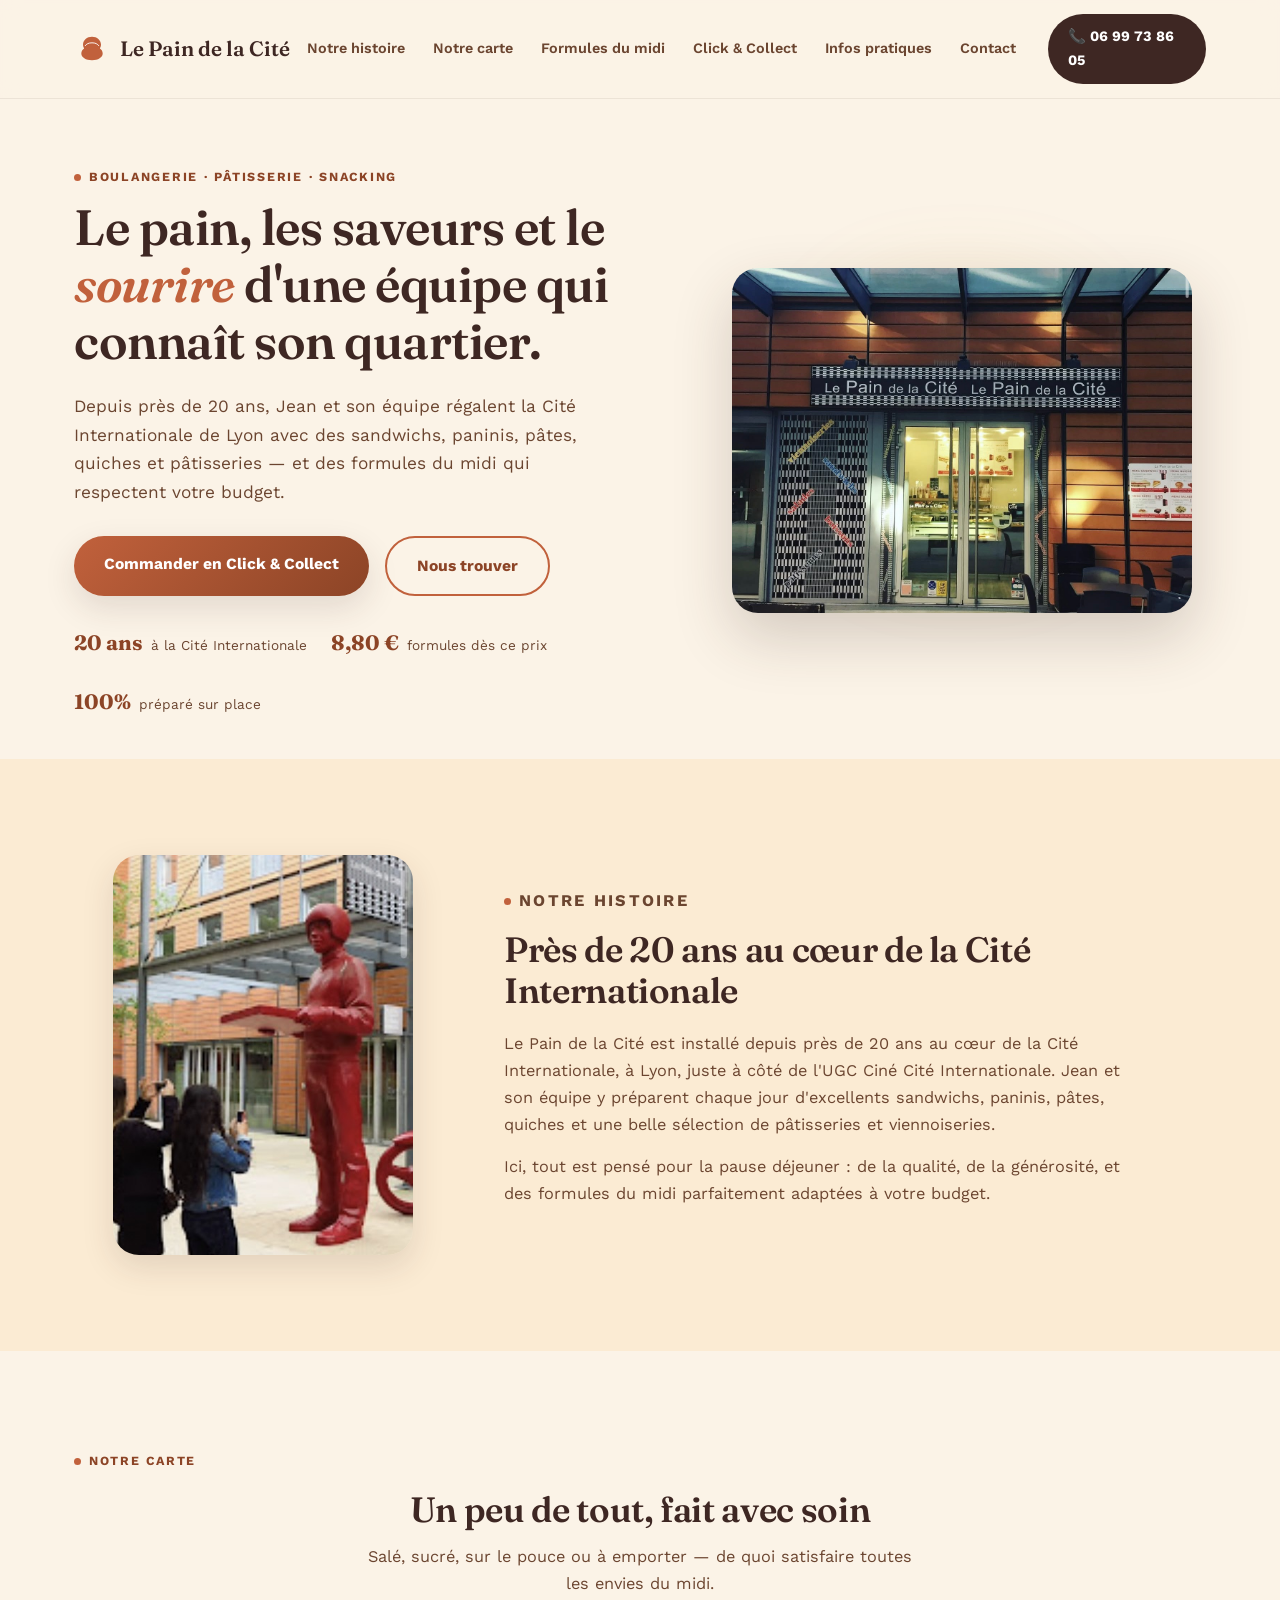
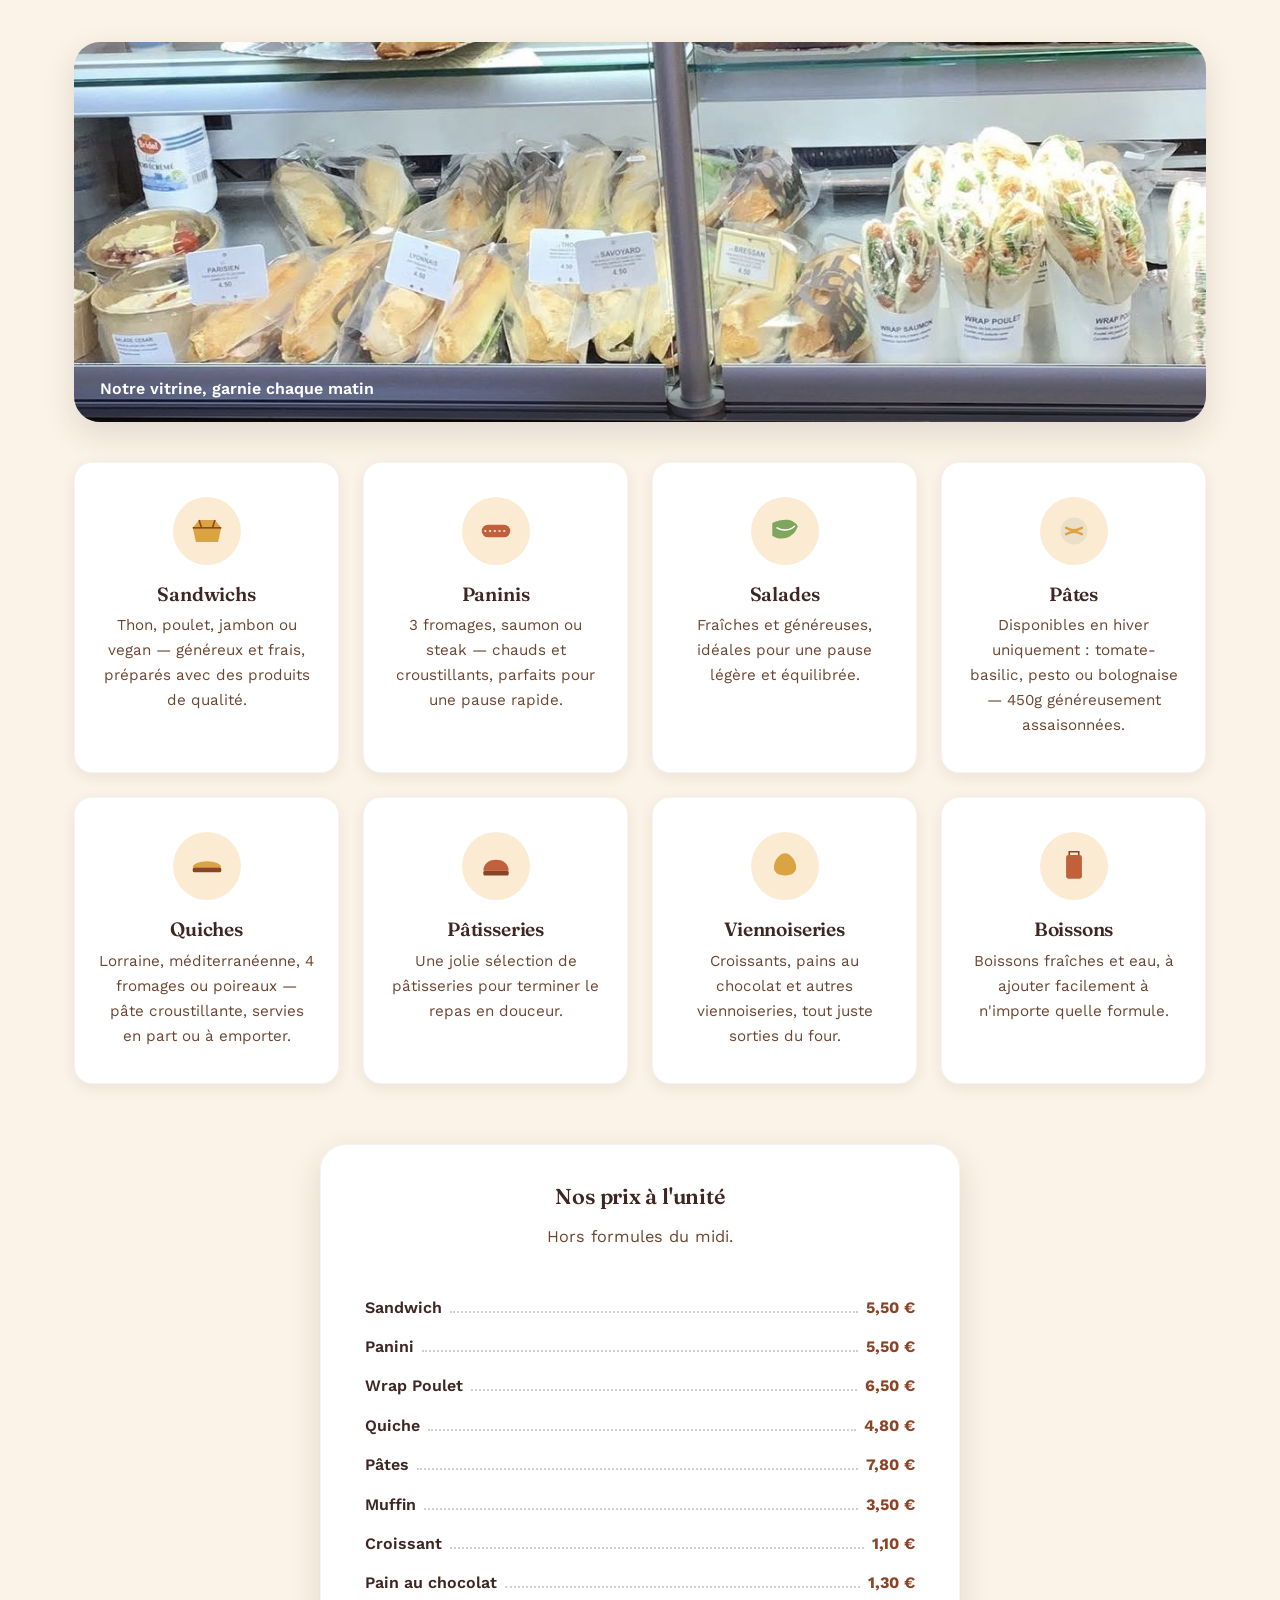
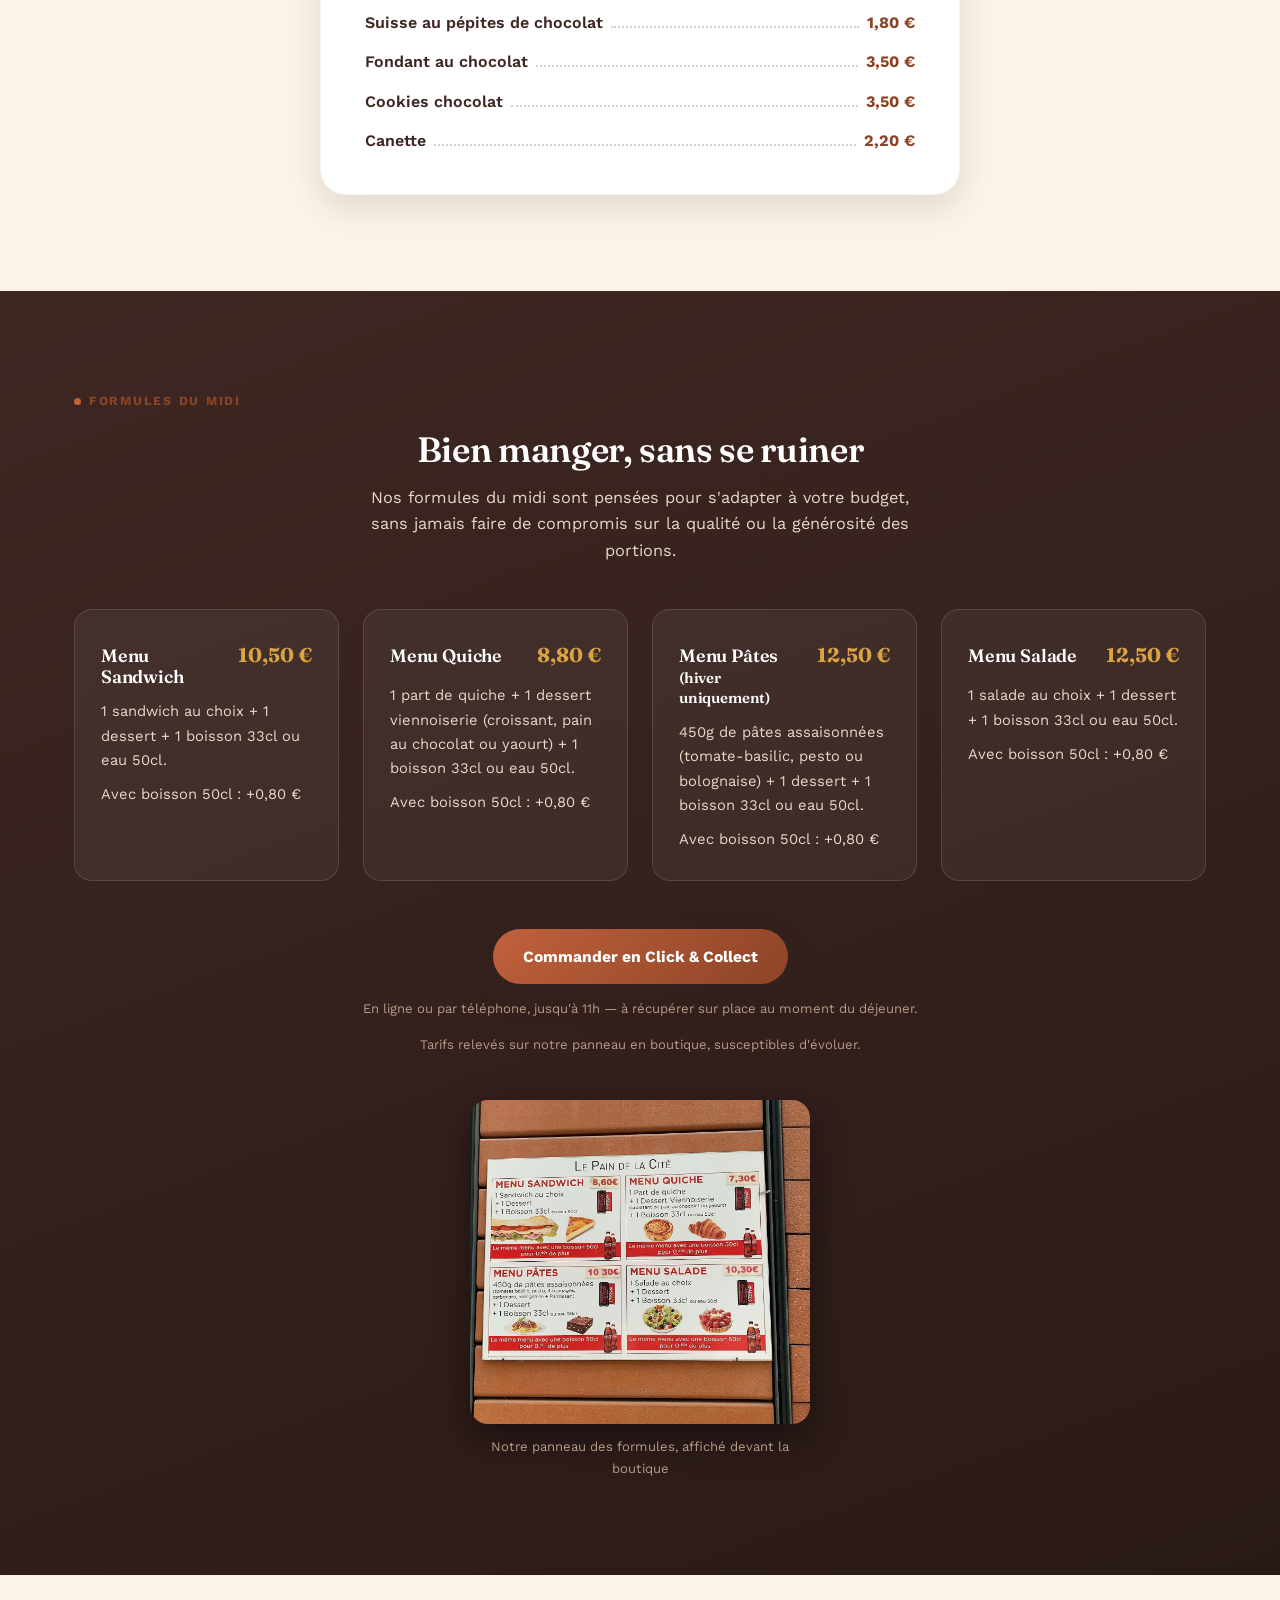
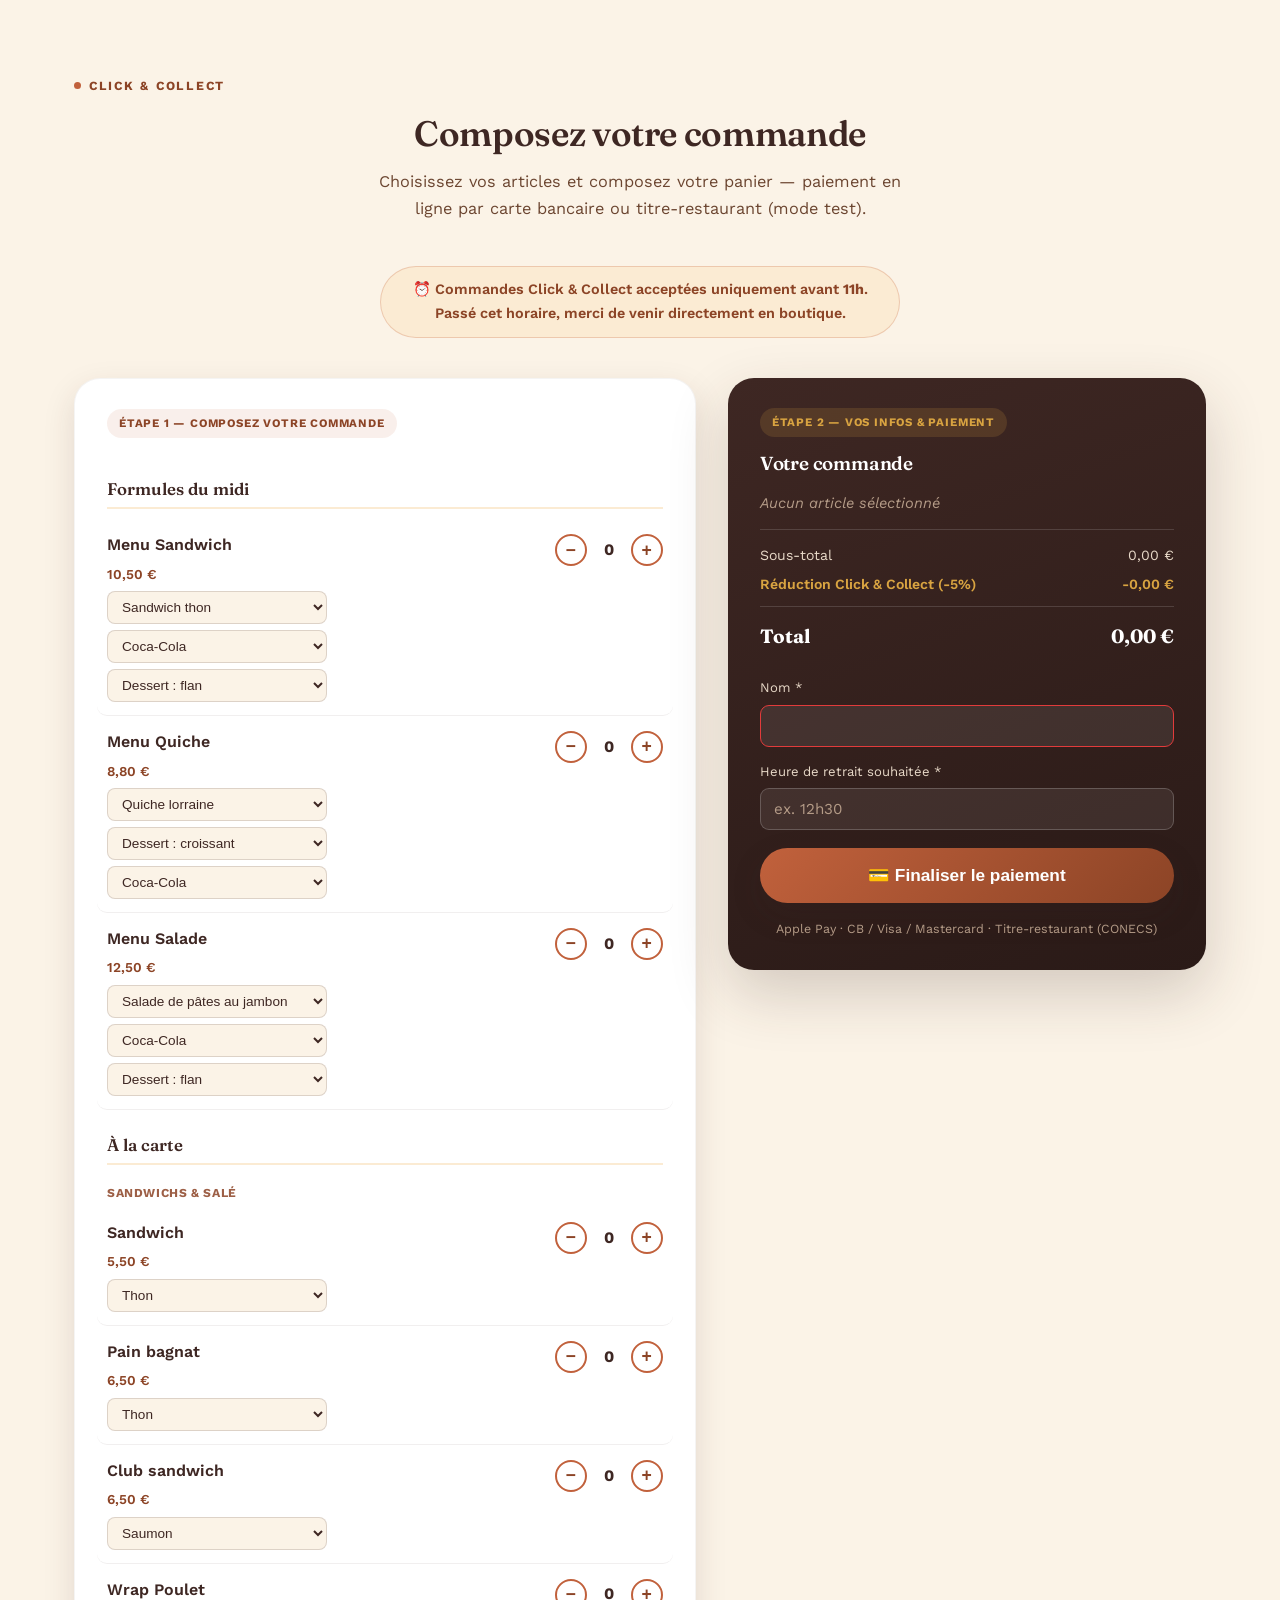
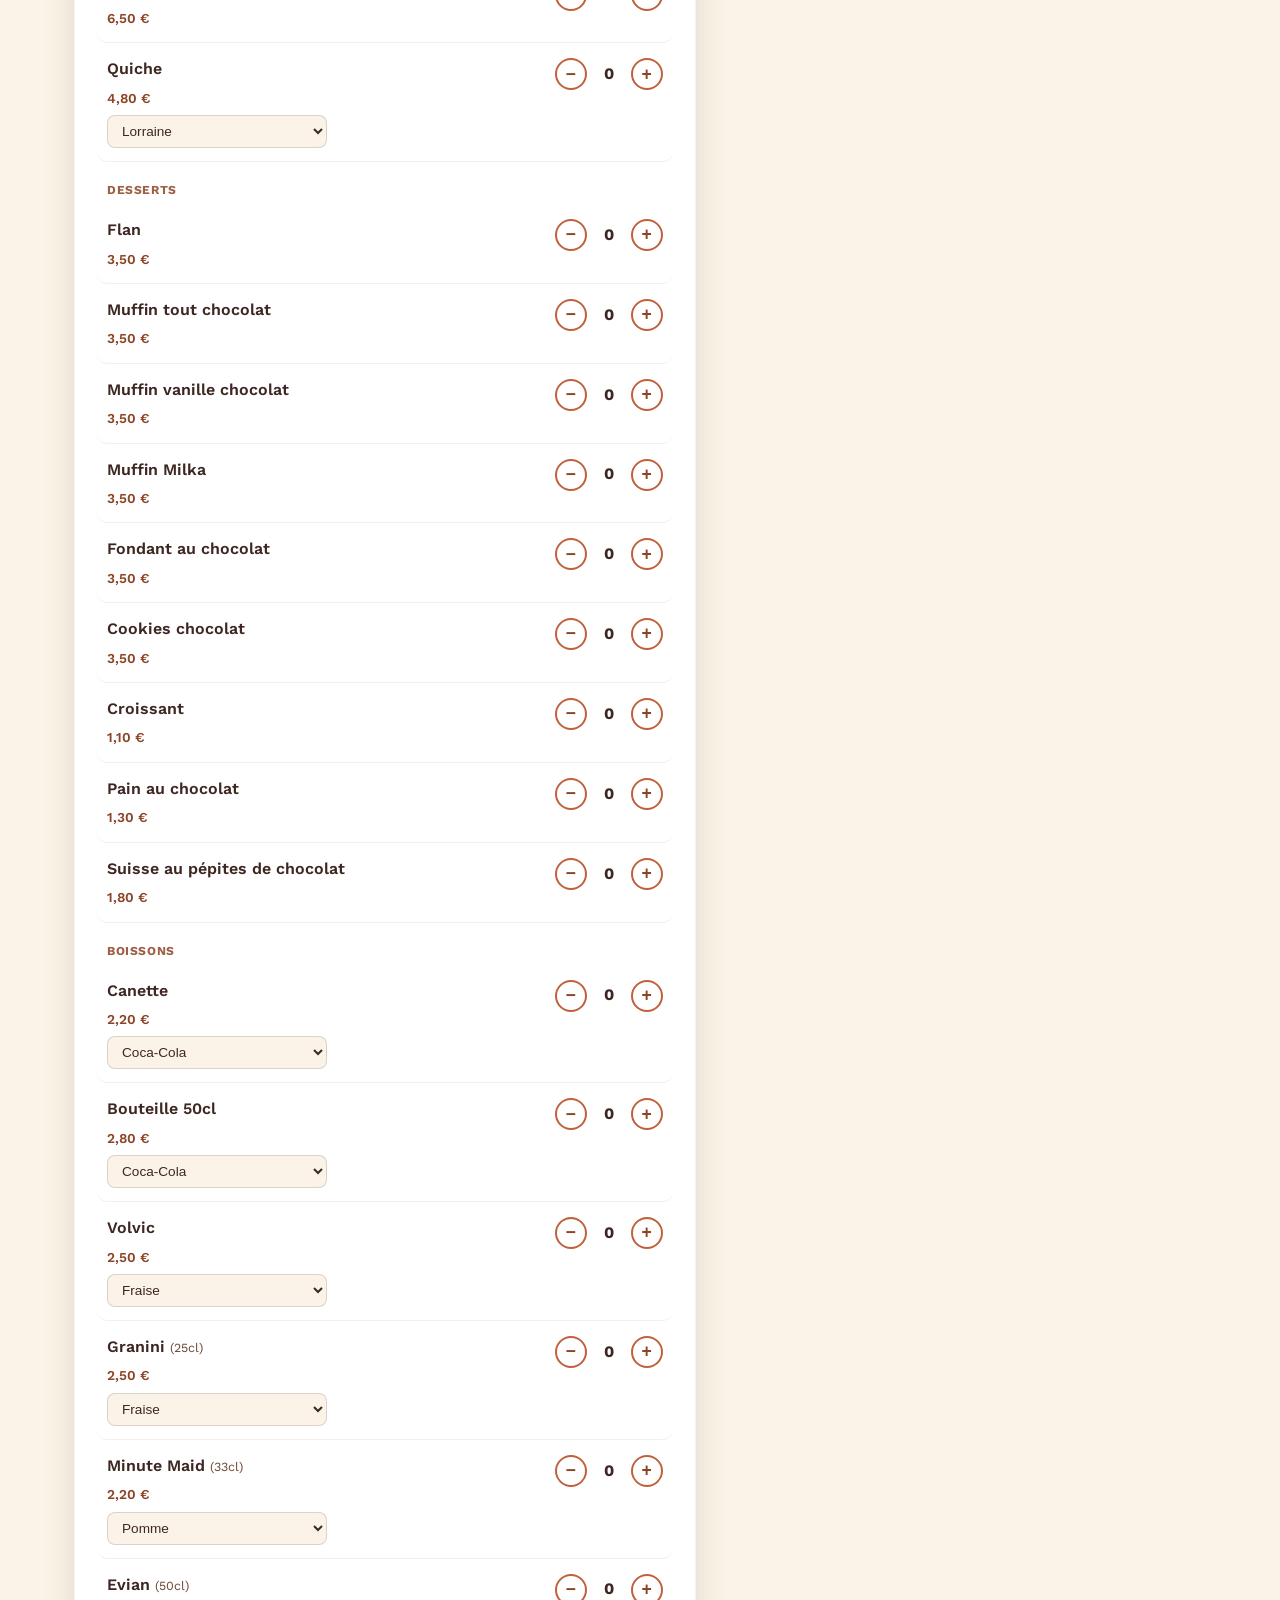
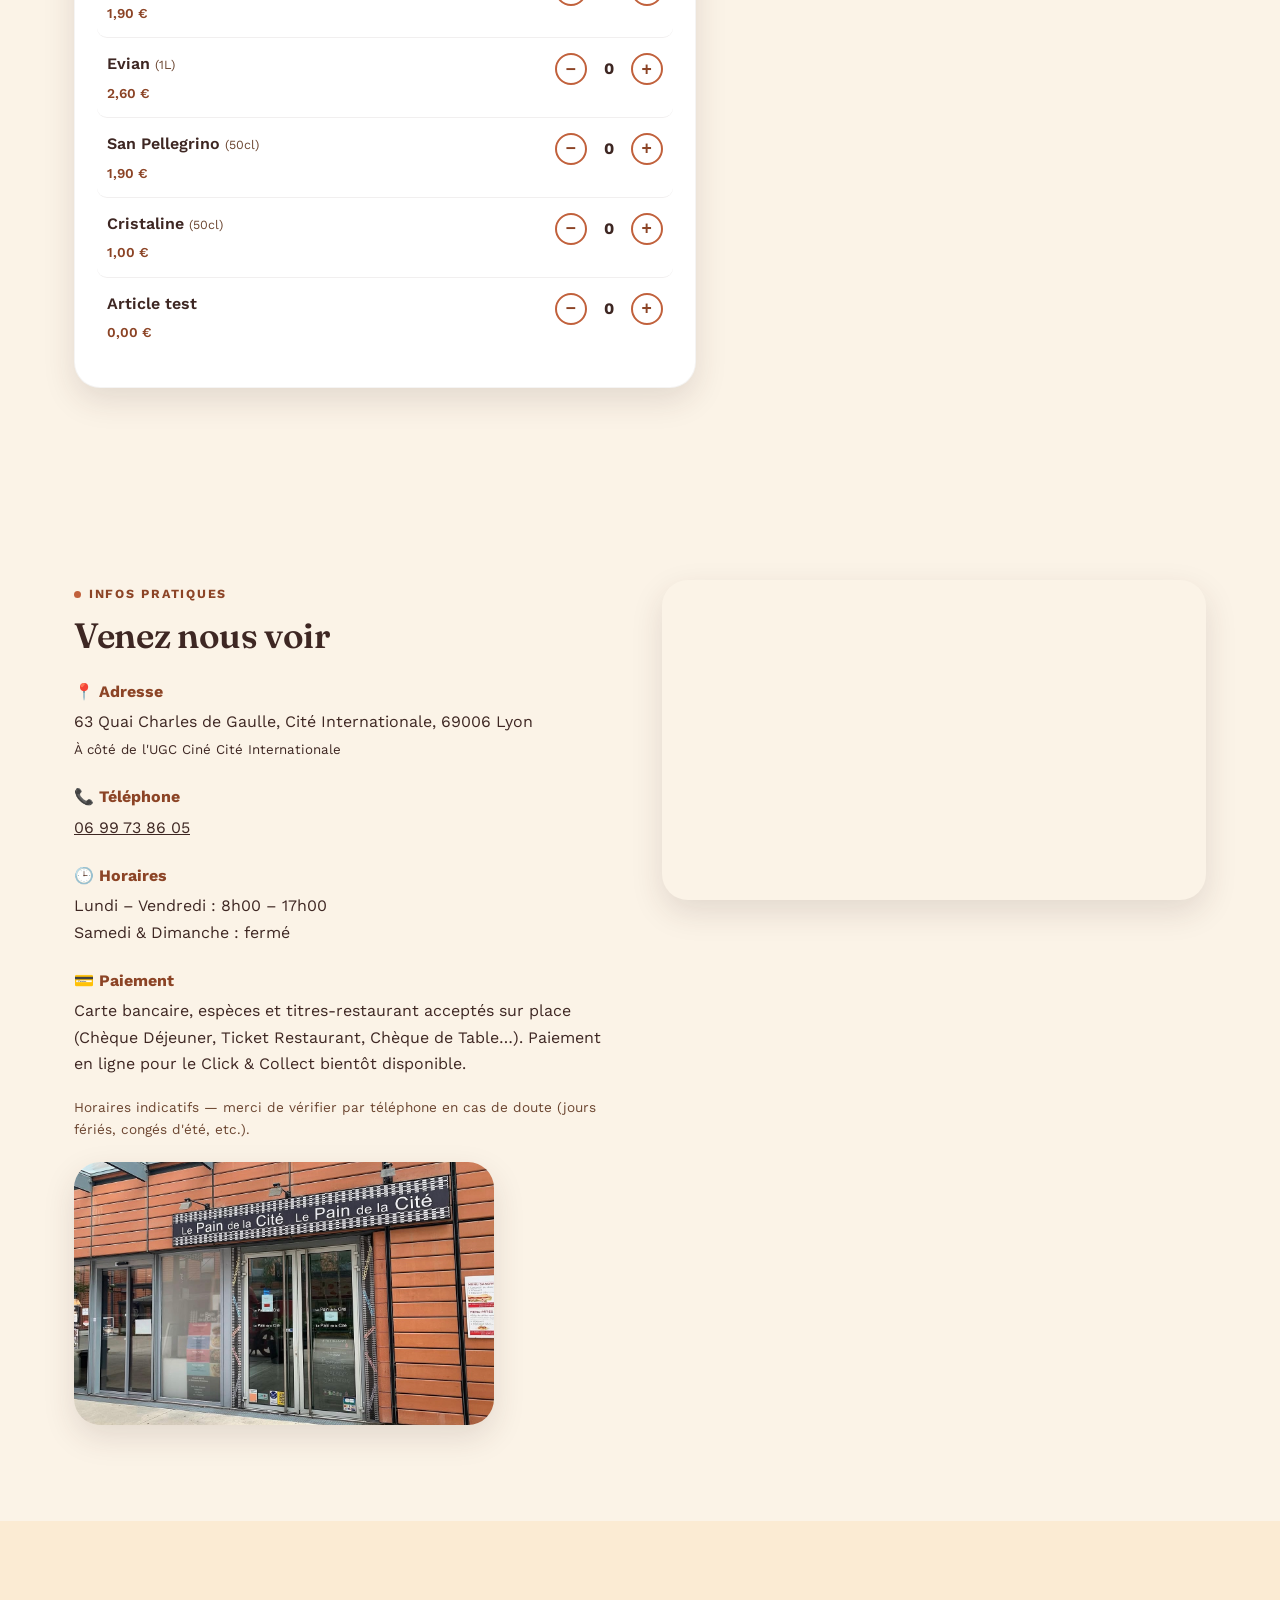
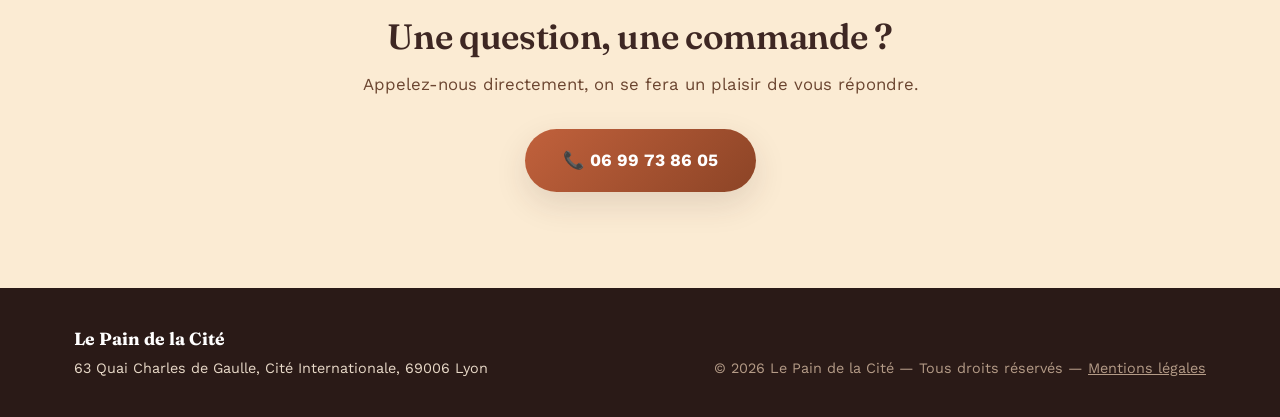
<file: index.html>
<!DOCTYPE html>
<html lang="fr">
<head>
<meta charset="UTF-8">
<meta name="viewport" content="width=device-width, initial-scale=1.0">
<title>Le Pain de la Cité — Boulangerie-Pâtisserie à la Cité Internationale, Lyon</title>
<meta name="description" content="Le Pain de la Cité, boulangerie-pâtisserie installée depuis près de 20 ans au cœur de la Cité Internationale à Lyon. Sandwichs, paninis, pâtes, quiches, pâtisseries et viennoiseries. Formules du midi adaptées à votre budget.">
<link rel="icon" href="assets/favicon.svg" type="image/svg+xml">
<link rel="preconnect" href="https://fonts.googleapis.com">
<link rel="preconnect" href="https://fonts.gstatic.com" crossorigin>
<link href="https://fonts.googleapis.com/css2?family=Fraunces:ital,opsz,wght@0,9..144,500;0,9..144,600;0,9..144,700;1,9..144,500&family=Work+Sans:wght@400;500;600;700;800&display=swap" rel="stylesheet">
<link rel="stylesheet" href="style.css">
</head>
<body>

<header class="site-header">
  <div class="container header-inner">
    <a href="#accueil" class="logo">
      <svg class="logo-icon" viewBox="0 0 64 64" aria-hidden="true">
        <path d="M32 10c-9 0-16 6-16 14 0 3 1 5 2 7-3 2-5 5-5 9 0 7 8 12 19 12s19-5 19-12c0-4-2-7-5-9 1-2 2-4 2-7 0-8-7-14-16-14z" fill="currentColor"/>
        <path d="M20 26c2-3 6-5 12-5s10 2 12 5" stroke="#fff" stroke-width="1.6" fill="none" stroke-linecap="round"/>
      </svg>
      <span>Le Pain de la Cité</span>
    </a>
    <nav class="nav">
      <a href="#histoire">Notre histoire</a>
      <a href="#carte">Notre carte</a>
      <a href="#formules">Formules du midi</a>
      <a href="#click-collect">Click &amp; Collect</a>
      <a href="#infos">Infos pratiques</a>
      <a href="#contact">Contact</a>
    </nav>
    <a href="tel:0699738605" class="btn btn-call header-call">📞 06 99 73 86 05</a>
    <button class="nav-toggle" aria-label="Ouvrir le menu" aria-expanded="false">
      <span></span><span></span><span></span>
    </button>
  </div>
</header>

<main>

  <section id="accueil" class="hero">
    <div class="container hero-inner">
      <div class="hero-text">
        <p class="eyebrow">Boulangerie · Pâtisserie · Snacking</p>
        <h1>Le pain, les saveurs et le <em>sourire</em> d'une équipe qui connaît son quartier.</h1>
        <p class="hero-sub">Depuis près de 20 ans, Jean et son équipe régalent la Cité Internationale de Lyon avec des sandwichs, paninis, pâtes, quiches et pâtisseries — et des formules du midi qui respectent votre budget.</p>
        <div class="hero-actions">
          <a href="#click-collect" class="btn btn-primary">Commander en Click &amp; Collect</a>
          <a href="#infos" class="btn btn-secondary">Nous trouver</a>
        </div>
        <div class="hero-facts">
          <div class="hero-fact"><strong>20 ans</strong><span>à la Cité Internationale</span></div>
          <div class="hero-fact"><strong>8,80&nbsp;€</strong><span>formules dès ce prix</span></div>
          <div class="hero-fact"><strong>100%</strong><span>préparé sur place</span></div>
        </div>
      </div>
      <div class="hero-art">
        <img src="assets/facade-night.jpg" alt="Façade de la boulangerie Le Pain de la Cité, à la Cité Internationale de Lyon" class="hero-photo">
      </div>
    </div>
  </section>

  <section id="histoire" class="section histoire">
    <div class="container histoire-inner">
      <div class="histoire-art reveal">
        <img src="assets/robot.jpg" alt="La statue emblématique du livreur, devant la boulangerie à la Cité Internationale de Lyon" class="histoire-photo">
      </div>
      <div class="histoire-text reveal">
        <p class="eyebrow">Notre histoire</p>
        <h2>Près de 20 ans au cœur de la Cité Internationale</h2>
        <p>Le Pain de la Cité est installé depuis près de 20 ans au cœur de la Cité Internationale, à Lyon, juste à côté de l'UGC Ciné Cité Internationale. Jean et son équipe y préparent chaque jour d'excellents sandwichs, paninis, pâtes, quiches et une belle sélection de pâtisseries et viennoiseries.</p>
        <p>Ici, tout est pensé pour la pause déjeuner : de la qualité, de la générosité, et des formules du midi parfaitement adaptées à votre budget.</p>
      </div>
    </div>
  </section>

  <section id="carte" class="section carte">
    <div class="container">
      <p class="eyebrow center">Notre carte</p>
      <h2 class="center">Un peu de tout, fait avec soin</h2>
      <p class="section-sub center">Salé, sucré, sur le pouce ou à emporter — de quoi satisfaire toutes les envies du midi.</p>

      <figure class="carte-photo reveal">
        <img src="assets/vitrine.jpg" alt="La vitrine de la boulangerie Le Pain de la Cité, garnie de sandwichs, wraps, burgers et croque-monsieur">
        <figcaption>Notre vitrine, garnie chaque matin</figcaption>
      </figure>

      <div class="menu-grid">
        <div class="menu-card reveal" style="transition-delay:0.00s">
          <div class="menu-icon-wrap"><div class="menu-icon" aria-hidden="true">
            <svg viewBox="0 0 48 48"><path d="M6 20l8-10h20l8 10-4 18H10z" fill="#D9A441"/><path d="M6 20h36" stroke="#8C4426" stroke-width="2"/><path d="M14 10l3 10M34 10l-3 10" stroke="#8C4426" stroke-width="2"/></svg>
          </div></div>
          <h3>Sandwichs</h3>
          <p>Thon, poulet, jambon ou vegan — généreux et frais, préparés avec des produits de qualité.</p>
        </div>
        <div class="menu-card reveal" style="transition-delay:0.06s">
          <div class="menu-icon-wrap"><div class="menu-icon" aria-hidden="true">
            <svg viewBox="0 0 48 48"><rect x="6" y="16" width="36" height="16" rx="8" fill="#C1613C"/><path d="M10 24h28" stroke="#fff" stroke-width="2" stroke-dasharray="1 5" stroke-linecap="round"/></svg>
          </div></div>
          <h3>Paninis</h3>
          <p>3 fromages, saumon ou steak — chauds et croustillants, parfaits pour une pause rapide.</p>
        </div>
        <div class="menu-card reveal" style="transition-delay:0.12s">
          <div class="menu-icon-wrap"><div class="menu-icon" aria-hidden="true">
            <svg viewBox="0 0 48 48"><path d="M8 14c14-6 26-6 32 4-4 14-20 20-32 12z" fill="#7FA65C"/><path d="M14 20c6 4 16 4 22-2" stroke="#fff" stroke-width="2" fill="none" stroke-linecap="round"/></svg>
          </div></div>
          <h3>Salades</h3>
          <p>Fraîches et généreuses, idéales pour une pause légère et équilibrée.</p>
        </div>
        <div class="menu-card reveal" style="transition-delay:0.18s">
          <div class="menu-icon-wrap"><div class="menu-icon" aria-hidden="true">
            <svg viewBox="0 0 48 48"><circle cx="24" cy="24" r="17" fill="#EADFC8"/><path d="M14 20c8 4 12 4 20 0M14 28c8-4 12-4 20 0" stroke="#D9A441" stroke-width="3" fill="none" stroke-linecap="round"/></svg>
          </div></div>
          <h3>Pâtes</h3>
          <p>Disponibles en hiver uniquement : tomate-basilic, pesto ou bolognaise — 450g généreusement assaisonnées.</p>
        </div>
        <div class="menu-card reveal" style="transition-delay:0.24s">
          <div class="menu-icon-wrap"><div class="menu-icon" aria-hidden="true">
            <svg viewBox="0 0 48 48"><path d="M6 26a18 8 0 0 1 36 0z" fill="#D9A441"/><rect x="6" y="26" width="36" height="6" rx="2" fill="#8C4426"/></svg>
          </div></div>
          <h3>Quiches</h3>
          <p>Lorraine, méditerranéenne, 4 fromages ou poireaux — pâte croustillante, servies en part ou à emporter.</p>
        </div>
        <div class="menu-card reveal" style="transition-delay:0.30s">
          <div class="menu-icon-wrap"><div class="menu-icon" aria-hidden="true">
            <svg viewBox="0 0 48 48"><path d="M8 30c0-8 6-14 16-14s16 6 16 14" fill="#C1613C"/><rect x="8" y="30" width="32" height="6" rx="2" fill="#8C4426"/></svg>
          </div></div>
          <h3>Pâtisseries</h3>
          <p>Une jolie sélection de pâtisseries pour terminer le repas en douceur.</p>
        </div>
        <div class="menu-card reveal" style="transition-delay:0.30s">
          <div class="menu-icon-wrap"><div class="menu-icon" aria-hidden="true">
            <svg viewBox="0 0 48 48"><path d="M10 26c0-10 8-18 14-18s14 8 14 18c0 6-5 10-14 10s-14-4-14-10z" fill="#D9A441"/></svg>
          </div></div>
          <h3>Viennoiseries</h3>
          <p>Croissants, pains au chocolat et autres viennoiseries, tout juste sorties du four.</p>
        </div>
        <div class="menu-card reveal" style="transition-delay:0.30s">
          <div class="menu-icon-wrap"><div class="menu-icon" aria-hidden="true">
            <svg viewBox="0 0 48 48"><rect x="14" y="10" width="20" height="30" rx="3" fill="#C1613C"/><path d="M18 10V6h12v4" stroke="#8C4426" stroke-width="2" fill="none"/></svg>
          </div></div>
          <h3>Boissons</h3>
          <p>Boissons fraîches et eau, à ajouter facilement à n'importe quelle formule.</p>
        </div>
      </div>

      <div class="prices-card reveal">
        <h3 class="center">Nos prix à l'unité</h3>
        <p class="section-sub center">Hors formules du midi.</p>
        <ul class="price-list">
          <li><span>Sandwich</span><span class="price-dots"></span><span>5,50&nbsp;€</span></li>
          <li><span>Panini</span><span class="price-dots"></span><span>5,50&nbsp;€</span></li>
          <li><span>Wrap Poulet</span><span class="price-dots"></span><span>6,50&nbsp;€</span></li>
          <li><span>Quiche</span><span class="price-dots"></span><span>4,80&nbsp;€</span></li>
          <li><span>Pâtes</span><span class="price-dots"></span><span>7,80&nbsp;€</span></li>
          <li><span>Muffin</span><span class="price-dots"></span><span>3,50&nbsp;€</span></li>
          <li><span>Croissant</span><span class="price-dots"></span><span>1,10&nbsp;€</span></li>
          <li><span>Pain au chocolat</span><span class="price-dots"></span><span>1,30&nbsp;€</span></li>
          <li><span>Suisse au pépites de chocolat</span><span class="price-dots"></span><span>1,80&nbsp;€</span></li>
          <li><span>Fondant au chocolat</span><span class="price-dots"></span><span>3,50&nbsp;€</span></li>
          <li><span>Cookies chocolat</span><span class="price-dots"></span><span>3,50&nbsp;€</span></li>
          <li><span>Canette</span><span class="price-dots"></span><span>2,20&nbsp;€</span></li>
        </ul>
      </div>
    </div>
  </section>

  <section id="formules" class="section formules">
    <div class="container">
      <p class="eyebrow center">Formules du midi</p>
      <h2 class="center">Bien manger, sans se ruiner</h2>
      <p class="section-sub center formules-sub">Nos formules du midi sont pensées pour s'adapter à votre budget, sans jamais faire de compromis sur la qualité ou la générosité des portions.</p>

      <div class="formules-grid">
        <div class="formule-card reveal" style="transition-delay:0.00s">
          <div class="formule-head">
            <h3>Menu Sandwich</h3>
            <span class="formule-price">10,50&nbsp;€</span>
          </div>
          <p>1 sandwich au choix + 1 dessert + 1 boisson 33cl ou eau 50cl.</p>
          <p class="formule-note">Avec boisson 50cl : +0,80&nbsp;€</p>
        </div>
        <div class="formule-card reveal" style="transition-delay:0.06s">
          <div class="formule-head">
            <h3>Menu Quiche</h3>
            <span class="formule-price">8,80&nbsp;€</span>
          </div>
          <p>1 part de quiche + 1 dessert viennoiserie (croissant, pain au chocolat ou yaourt) + 1 boisson 33cl ou eau 50cl.</p>
          <p class="formule-note">Avec boisson 50cl : +0,80&nbsp;€</p>
        </div>
        <div class="formule-card reveal" style="transition-delay:0.12s">
          <div class="formule-head">
            <h3>Menu Pâtes <small>(hiver uniquement)</small></h3>
            <span class="formule-price">12,50&nbsp;€</span>
          </div>
          <p>450g de pâtes assaisonnées (tomate-basilic, pesto ou bolognaise) + 1 dessert + 1 boisson 33cl ou eau 50cl.</p>
          <p class="formule-note">Avec boisson 50cl : +0,80&nbsp;€</p>
        </div>
        <div class="formule-card reveal" style="transition-delay:0.18s">
          <div class="formule-head">
            <h3>Menu Salade</h3>
            <span class="formule-price">12,50&nbsp;€</span>
          </div>
          <p>1 salade au choix + 1 dessert + 1 boisson 33cl ou eau 50cl.</p>
          <p class="formule-note">Avec boisson 50cl : +0,80&nbsp;€</p>
        </div>
      </div>

      <div class="formules-cta">
        <a href="#click-collect" class="btn btn-primary">Commander en Click &amp; Collect</a>
        <p class="formules-tarifs-note">En ligne ou par téléphone, jusqu'à 11h — à récupérer sur place au moment du déjeuner.</p>
        <p class="formules-tarifs-note">Tarifs relevés sur notre panneau en boutique, susceptibles d'évoluer.</p>
      </div>

      <figure class="formules-board reveal">
        <img src="assets/menu-board.jpg" alt="Panneau des formules du midi affiché devant la boulangerie, avec les prix détaillés">
        <figcaption>Notre panneau des formules, affiché devant la boutique</figcaption>
      </figure>
    </div>
  </section>

  <section id="click-collect" class="section click-collect">
    <div class="container">
      <p class="eyebrow center">Click &amp; Collect</p>
      <h2 class="center">Composez votre commande</h2>
      <p class="section-sub center">Choisissez vos articles et composez votre panier — paiement en ligne par carte bancaire ou titre-restaurant (mode test).</p>
      <p class="cc-cutoff center">⏰ Commandes Click &amp; Collect acceptées uniquement avant <strong>11h</strong>. Passé cet horaire, merci de venir directement en boutique.</p>

      <div id="ccClosedNotice" class="cc-closed" hidden>
        <p class="cc-closed-title">🔒 Click &amp; Collect fermé pour le moment</p>
        <p class="cc-closed-text">Les commandes en ligne ne sont acceptées que du lundi au vendredi, avant 11h. Vous pouvez commander directement en boutique, ou par téléphone au <a href="tel:0699738605">06 99 73 86 05</a>.</p>
      </div>

      <div id="ccLayout" class="cc-layout">
        <div class="cc-picker">
          <p class="cc-step">Étape 1 — Composez votre commande</p>
          <h3 class="cc-group-title">Formules du midi</h3>
          <div class="cc-item" data-name="Menu Sandwich" data-price="10.50" data-qty="0">
            <div class="cc-item-info">
              <span class="cc-item-name">Menu Sandwich</span><span class="cc-item-price">10,50&nbsp;€</span>
              <select class="cc-flavor" aria-label="Choix du sandwich">
                <option value="Thon">Sandwich thon</option>
                <option value="Poulet">Sandwich poulet</option>
                <option value="Jambon">Sandwich jambon</option>
                <option value="Vegan">Sandwich vegan</option>
              </select>
              <select class="cc-flavor" aria-label="Choix de la boisson">
                <option value="Coca-Cola">Coca-Cola</option>
                <option value="Coca-Cola Zéro">Coca-Cola Zéro</option>
                <option value="Oasis">Oasis</option>
                <option value="Lipton">Lipton</option>
                <option value="Fuze Tea">Fuze Tea</option>
                <option value="Orangina">Orangina</option>
                <option value="Schweppes Agrumes">Schweppes Agrumes</option>
                <option value="Minute Maid Pomme">Minute Maid Pomme</option>
                <option value="Minute Maid Orange">Minute Maid Orange</option>
                <option value="Granini Fraise" data-surcharge="1">Granini fraise (+1€)</option>
                <option value="Granini Multifruit" data-surcharge="1">Granini multifruit (+1€)</option>
                <option value="Bouteille 50cl Coca-Cola" data-surcharge="1">Bouteille 50cl Coca-Cola (+1€)</option>
                <option value="Bouteille 50cl Coca-Cola Zéro" data-surcharge="1">Bouteille 50cl Coca-Cola Zéro (+1€)</option>
                <option value="Bouteille 50cl Oasis" data-surcharge="1">Bouteille 50cl Oasis (+1€)</option>
                <option value="Bouteille 50cl Lipton" data-surcharge="1">Bouteille 50cl Lipton (+1€)</option>
                <option value="Bouteille 50cl Fuze Tea" data-surcharge="1">Bouteille 50cl Fuze Tea (+1€)</option>
                <option value="Bouteille 50cl Orangina" data-surcharge="1">Bouteille 50cl Orangina (+1€)</option>
                <option value="Bouteille 50cl Schweppes Agrumes" data-surcharge="1">Bouteille 50cl Schweppes Agrumes (+1€)</option>
              </select>
              <select class="cc-flavor" aria-label="Choix du dessert" data-dessert-group="sucre">
                <option value="Flan">Dessert : flan</option>
                <option value="Muffin tout chocolat">Dessert : muffin tout chocolat</option>
                <option value="Muffin vanille chocolat">Dessert : muffin vanille chocolat</option>
                <option value="Muffin Milka">Dessert : muffin Milka</option>
                <option value="Cheesecake">Dessert : cheesecake</option>
                <option value="Apple Cake">Dessert : apple cake</option>
                <option value="Cookie">Dessert : cookie</option>
              </select>
            </div>
            <div class="cc-qty">
              <button type="button" class="cc-qty-btn" data-action="dec" aria-label="Retirer un Menu Sandwich">−</button>
              <span class="cc-qty-value">0</span>
              <button type="button" class="cc-qty-btn" data-action="inc" aria-label="Ajouter un Menu Sandwich">+</button>
            </div>
          </div>
          <div class="cc-item" data-name="Menu Quiche" data-price="8.80" data-qty="0">
            <div class="cc-item-info">
              <span class="cc-item-name">Menu Quiche</span><span class="cc-item-price">8,80&nbsp;€</span>
              <select class="cc-flavor" aria-label="Choix de la quiche">
                <option value="Lorraine">Quiche lorraine</option>
                <option value="Méditerranéenne">Quiche méditerranéenne</option>
                <option value="4 fromages">Quiche 4 fromages</option>
                <option value="Poireaux">Quiche poireaux</option>
              </select>
              <select class="cc-flavor" aria-label="Choix du dessert">
                <option value="Croissant">Dessert : croissant</option>
                <option value="Pain au chocolat">Dessert : pain au chocolat</option>
                <option value="Yaourt">Dessert : yaourt</option>
              </select>
              <select class="cc-flavor" aria-label="Choix de la boisson">
                <option value="Coca-Cola">Coca-Cola</option>
                <option value="Coca-Cola Zéro">Coca-Cola Zéro</option>
                <option value="Oasis">Oasis</option>
                <option value="Lipton">Lipton</option>
                <option value="Fuze Tea">Fuze Tea</option>
                <option value="Orangina">Orangina</option>
                <option value="Schweppes Agrumes">Schweppes Agrumes</option>
                <option value="Minute Maid Pomme">Minute Maid Pomme</option>
                <option value="Minute Maid Orange">Minute Maid Orange</option>
                <option value="Granini Fraise" data-surcharge="1">Granini fraise (+1€)</option>
                <option value="Granini Multifruit" data-surcharge="1">Granini multifruit (+1€)</option>
                <option value="Bouteille 50cl Coca-Cola" data-surcharge="1">Bouteille 50cl Coca-Cola (+1€)</option>
                <option value="Bouteille 50cl Coca-Cola Zéro" data-surcharge="1">Bouteille 50cl Coca-Cola Zéro (+1€)</option>
                <option value="Bouteille 50cl Oasis" data-surcharge="1">Bouteille 50cl Oasis (+1€)</option>
                <option value="Bouteille 50cl Lipton" data-surcharge="1">Bouteille 50cl Lipton (+1€)</option>
                <option value="Bouteille 50cl Fuze Tea" data-surcharge="1">Bouteille 50cl Fuze Tea (+1€)</option>
                <option value="Bouteille 50cl Orangina" data-surcharge="1">Bouteille 50cl Orangina (+1€)</option>
                <option value="Bouteille 50cl Schweppes Agrumes" data-surcharge="1">Bouteille 50cl Schweppes Agrumes (+1€)</option>
              </select>
            </div>
            <div class="cc-qty">
              <button type="button" class="cc-qty-btn" data-action="dec" aria-label="Retirer un Menu Quiche">−</button>
              <span class="cc-qty-value">0</span>
              <button type="button" class="cc-qty-btn" data-action="inc" aria-label="Ajouter un Menu Quiche">+</button>
            </div>
          </div>
          <div class="cc-item" data-name="Menu Pâtes" data-price="12.50" data-qty="0">
            <div class="cc-item-info">
              <span class="cc-item-name">Menu Pâtes <small>(hiver uniquement)</small></span><span class="cc-item-price">12,50&nbsp;€</span>
              <select class="cc-flavor" aria-label="Choix des pâtes">
                <option value="Tomate-basilic">Pâtes tomate-basilic</option>
                <option value="Pesto">Pâtes pesto</option>
                <option value="Bolognaise">Pâtes bolognaise</option>
              </select>
              <select class="cc-flavor" aria-label="Choix de la boisson">
                <option value="Coca-Cola">Coca-Cola</option>
                <option value="Coca-Cola Zéro">Coca-Cola Zéro</option>
                <option value="Oasis">Oasis</option>
                <option value="Lipton">Lipton</option>
                <option value="Fuze Tea">Fuze Tea</option>
                <option value="Orangina">Orangina</option>
                <option value="Schweppes Agrumes">Schweppes Agrumes</option>
                <option value="Minute Maid Pomme">Minute Maid Pomme</option>
                <option value="Minute Maid Orange">Minute Maid Orange</option>
                <option value="Granini Fraise" data-surcharge="1">Granini fraise (+1€)</option>
                <option value="Granini Multifruit" data-surcharge="1">Granini multifruit (+1€)</option>
                <option value="Bouteille 50cl Coca-Cola" data-surcharge="1">Bouteille 50cl Coca-Cola (+1€)</option>
                <option value="Bouteille 50cl Coca-Cola Zéro" data-surcharge="1">Bouteille 50cl Coca-Cola Zéro (+1€)</option>
                <option value="Bouteille 50cl Oasis" data-surcharge="1">Bouteille 50cl Oasis (+1€)</option>
                <option value="Bouteille 50cl Lipton" data-surcharge="1">Bouteille 50cl Lipton (+1€)</option>
                <option value="Bouteille 50cl Fuze Tea" data-surcharge="1">Bouteille 50cl Fuze Tea (+1€)</option>
                <option value="Bouteille 50cl Orangina" data-surcharge="1">Bouteille 50cl Orangina (+1€)</option>
                <option value="Bouteille 50cl Schweppes Agrumes" data-surcharge="1">Bouteille 50cl Schweppes Agrumes (+1€)</option>
              </select>
              <select class="cc-flavor" aria-label="Choix du dessert" data-dessert-group="sucre">
                <option value="Flan">Dessert : flan</option>
                <option value="Muffin tout chocolat">Dessert : muffin tout chocolat</option>
                <option value="Muffin vanille chocolat">Dessert : muffin vanille chocolat</option>
                <option value="Muffin Milka">Dessert : muffin Milka</option>
                <option value="Cheesecake">Dessert : cheesecake</option>
                <option value="Apple Cake">Dessert : apple cake</option>
                <option value="Cookie">Dessert : cookie</option>
              </select>
            </div>
            <div class="cc-qty">
              <button type="button" class="cc-qty-btn" data-action="dec" aria-label="Retirer un Menu Pâtes">−</button>
              <span class="cc-qty-value">0</span>
              <button type="button" class="cc-qty-btn" data-action="inc" aria-label="Ajouter un Menu Pâtes">+</button>
            </div>
          </div>
          <div class="cc-item" data-name="Menu Salade" data-price="12.50" data-qty="0">
            <div class="cc-item-info">
              <span class="cc-item-name">Menu Salade</span><span class="cc-item-price">12,50&nbsp;€</span>
              <select class="cc-flavor" aria-label="Choix de la salade">
                <option value="Salade de pâtes au jambon">Salade de pâtes au jambon</option>
                <option value="Salade César">Salade César</option>
              </select>
              <select class="cc-flavor" aria-label="Choix de la boisson">
                <option value="Coca-Cola">Coca-Cola</option>
                <option value="Coca-Cola Zéro">Coca-Cola Zéro</option>
                <option value="Oasis">Oasis</option>
                <option value="Lipton">Lipton</option>
                <option value="Fuze Tea">Fuze Tea</option>
                <option value="Orangina">Orangina</option>
                <option value="Schweppes Agrumes">Schweppes Agrumes</option>
                <option value="Minute Maid Pomme">Minute Maid Pomme</option>
                <option value="Minute Maid Orange">Minute Maid Orange</option>
                <option value="Granini Fraise" data-surcharge="1">Granini fraise (+1€)</option>
                <option value="Granini Multifruit" data-surcharge="1">Granini multifruit (+1€)</option>
                <option value="Bouteille 50cl Coca-Cola" data-surcharge="1">Bouteille 50cl Coca-Cola (+1€)</option>
                <option value="Bouteille 50cl Coca-Cola Zéro" data-surcharge="1">Bouteille 50cl Coca-Cola Zéro (+1€)</option>
                <option value="Bouteille 50cl Oasis" data-surcharge="1">Bouteille 50cl Oasis (+1€)</option>
                <option value="Bouteille 50cl Lipton" data-surcharge="1">Bouteille 50cl Lipton (+1€)</option>
                <option value="Bouteille 50cl Fuze Tea" data-surcharge="1">Bouteille 50cl Fuze Tea (+1€)</option>
                <option value="Bouteille 50cl Orangina" data-surcharge="1">Bouteille 50cl Orangina (+1€)</option>
                <option value="Bouteille 50cl Schweppes Agrumes" data-surcharge="1">Bouteille 50cl Schweppes Agrumes (+1€)</option>
              </select>
              <select class="cc-flavor" aria-label="Choix du dessert" data-dessert-group="sucre">
                <option value="Flan">Dessert : flan</option>
                <option value="Muffin tout chocolat">Dessert : muffin tout chocolat</option>
                <option value="Muffin vanille chocolat">Dessert : muffin vanille chocolat</option>
                <option value="Muffin Milka">Dessert : muffin Milka</option>
                <option value="Cheesecake">Dessert : cheesecake</option>
                <option value="Apple Cake">Dessert : apple cake</option>
                <option value="Cookie">Dessert : cookie</option>
              </select>
            </div>
            <div class="cc-qty">
              <button type="button" class="cc-qty-btn" data-action="dec" aria-label="Retirer un Menu Salade">−</button>
              <span class="cc-qty-value">0</span>
              <button type="button" class="cc-qty-btn" data-action="inc" aria-label="Ajouter un Menu Salade">+</button>
            </div>
          </div>

          <h3 class="cc-group-title">À la carte</h3>
          <h4 class="cc-group-sub">Sandwichs &amp; salé</h4>
          <div class="cc-item" data-name="Sandwich" data-price="5.50" data-qty="0">
            <div class="cc-item-info">
              <span class="cc-item-name">Sandwich</span><span class="cc-item-price">5,50&nbsp;€</span>
              <select class="cc-flavor" aria-label="Choix du sandwich">
                <option value="Thon">Thon</option>
                <option value="Poulet">Poulet</option>
                <option value="Jambon">Jambon</option>
                <option value="Vegan">Vegan</option>
              </select>
            </div>
            <div class="cc-qty">
              <button type="button" class="cc-qty-btn" data-action="dec" aria-label="Retirer un Sandwich">−</button>
              <span class="cc-qty-value">0</span>
              <button type="button" class="cc-qty-btn" data-action="inc" aria-label="Ajouter un Sandwich">+</button>
            </div>
          </div>
          <div class="cc-item" data-name="Pain bagnat" data-price="5.50" data-qty="0">
            <div class="cc-item-info">
              <span class="cc-item-name">Pain bagnat</span><span class="cc-item-price">5,50&nbsp;€</span>
              <select class="cc-flavor" aria-label="Choix du pain bagnat">
                <option value="Thon">Thon</option>
                <option value="Poulet">Poulet</option>
              </select>
            </div>
            <div class="cc-qty">
              <button type="button" class="cc-qty-btn" data-action="dec" aria-label="Retirer un Pain bagnat">−</button>
              <span class="cc-qty-value">0</span>
              <button type="button" class="cc-qty-btn" data-action="inc" aria-label="Ajouter un Pain bagnat">+</button>
            </div>
          </div>
          <div class="cc-item" data-name="Club sandwich" data-price="5.50" data-qty="0">
            <div class="cc-item-info">
              <span class="cc-item-name">Club sandwich</span><span class="cc-item-price">5,50&nbsp;€</span>
              <select class="cc-flavor" aria-label="Choix du club sandwich">
                <option value="Saumon">Saumon</option>
                <option value="Campagnard">Campagnard</option>
              </select>
            </div>
            <div class="cc-qty">
              <button type="button" class="cc-qty-btn" data-action="dec" aria-label="Retirer un Club sandwich">−</button>
              <span class="cc-qty-value">0</span>
              <button type="button" class="cc-qty-btn" data-action="inc" aria-label="Ajouter un Club sandwich">+</button>
            </div>
          </div>
          <div class="cc-item" data-name="Panini" data-price="5.50" data-qty="0">
            <div class="cc-item-info">
              <span class="cc-item-name">Panini</span><span class="cc-item-price">5,50&nbsp;€</span>
              <select class="cc-flavor" aria-label="Choix du panini">
                <option value="3 fromages">3 fromages</option>
                <option value="Saumon">Saumon</option>
                <option value="Steak">Steak</option>
              </select>
            </div>
            <div class="cc-qty">
              <button type="button" class="cc-qty-btn" data-action="dec" aria-label="Retirer un Panini">−</button>
              <span class="cc-qty-value">0</span>
              <button type="button" class="cc-qty-btn" data-action="inc" aria-label="Ajouter un Panini">+</button>
            </div>
          </div>
          <div class="cc-item" data-name="Wrap Poulet" data-price="6.50" data-qty="0">
            <div class="cc-item-info"><span class="cc-item-name">Wrap Poulet</span><span class="cc-item-price">6,50&nbsp;€</span></div>
            <div class="cc-qty">
              <button type="button" class="cc-qty-btn" data-action="dec" aria-label="Retirer un Wrap Poulet">−</button>
              <span class="cc-qty-value">0</span>
              <button type="button" class="cc-qty-btn" data-action="inc" aria-label="Ajouter un Wrap Poulet">+</button>
            </div>
          </div>
          <div class="cc-item" data-name="Quiche" data-price="4.80" data-qty="0">
            <div class="cc-item-info">
              <span class="cc-item-name">Quiche</span><span class="cc-item-price">4,80&nbsp;€</span>
              <select class="cc-flavor" aria-label="Choix de la quiche">
                <option value="Lorraine">Lorraine</option>
                <option value="Méditerranéenne">Méditerranéenne</option>
                <option value="4 fromages">4 fromages</option>
                <option value="Poireaux">Poireaux</option>
              </select>
            </div>
            <div class="cc-qty">
              <button type="button" class="cc-qty-btn" data-action="dec" aria-label="Retirer une Quiche">−</button>
              <span class="cc-qty-value">0</span>
              <button type="button" class="cc-qty-btn" data-action="inc" aria-label="Ajouter une Quiche">+</button>
            </div>
          </div>
          <div class="cc-item" data-name="Pâtes" data-price="7.80" data-qty="0">
            <div class="cc-item-info">
              <span class="cc-item-name">Pâtes <small>(hiver uniquement)</small></span><span class="cc-item-price">7,80&nbsp;€</span>
              <select class="cc-flavor" aria-label="Choix des pâtes">
                <option value="Tomate-basilic">Tomate-basilic</option>
                <option value="Pesto">Pesto</option>
                <option value="Bolognaise">Bolognaise</option>
              </select>
            </div>
            <div class="cc-qty">
              <button type="button" class="cc-qty-btn" data-action="dec" aria-label="Retirer un Pâtes">−</button>
              <span class="cc-qty-value">0</span>
              <button type="button" class="cc-qty-btn" data-action="inc" aria-label="Ajouter un Pâtes">+</button>
            </div>
          </div>
          <h4 class="cc-group-sub">Desserts</h4>
          <div class="cc-item" data-name="Flan" data-price="3.20" data-qty="0">
            <div class="cc-item-info">
              <span class="cc-item-name">Flan</span><span class="cc-item-price">3,20&nbsp;€</span>
            </div>
            <div class="cc-qty">
              <button type="button" class="cc-qty-btn" data-action="dec" aria-label="Retirer un Flan">−</button>
              <span class="cc-qty-value">0</span>
              <button type="button" class="cc-qty-btn" data-action="inc" aria-label="Ajouter un Flan">+</button>
            </div>
          </div>
          <div class="cc-item" data-name="Muffin tout chocolat" data-price="3.50" data-qty="0">
            <div class="cc-item-info">
              <span class="cc-item-name">Muffin tout chocolat</span><span class="cc-item-price">3,50&nbsp;€</span>
            </div>
            <div class="cc-qty">
              <button type="button" class="cc-qty-btn" data-action="dec" aria-label="Retirer un Muffin tout chocolat">−</button>
              <span class="cc-qty-value">0</span>
              <button type="button" class="cc-qty-btn" data-action="inc" aria-label="Ajouter un Muffin tout chocolat">+</button>
            </div>
          </div>
          <div class="cc-item" data-name="Muffin vanille chocolat" data-price="3.50" data-qty="0">
            <div class="cc-item-info">
              <span class="cc-item-name">Muffin vanille chocolat</span><span class="cc-item-price">3,50&nbsp;€</span>
            </div>
            <div class="cc-qty">
              <button type="button" class="cc-qty-btn" data-action="dec" aria-label="Retirer un Muffin vanille chocolat">−</button>
              <span class="cc-qty-value">0</span>
              <button type="button" class="cc-qty-btn" data-action="inc" aria-label="Ajouter un Muffin vanille chocolat">+</button>
            </div>
          </div>
          <div class="cc-item" data-name="Muffin Milka" data-price="3.50" data-qty="0">
            <div class="cc-item-info">
              <span class="cc-item-name">Muffin Milka</span><span class="cc-item-price">3,50&nbsp;€</span>
            </div>
            <div class="cc-qty">
              <button type="button" class="cc-qty-btn" data-action="dec" aria-label="Retirer un Muffin Milka">−</button>
              <span class="cc-qty-value">0</span>
              <button type="button" class="cc-qty-btn" data-action="inc" aria-label="Ajouter un Muffin Milka">+</button>
            </div>
          </div>
          <div class="cc-item" data-name="Cheesecake" data-price="3.50" data-qty="0">
            <div class="cc-item-info">
              <span class="cc-item-name">Cheesecake</span><span class="cc-item-price">3,50&nbsp;€</span>
            </div>
            <div class="cc-qty">
              <button type="button" class="cc-qty-btn" data-action="dec" aria-label="Retirer un Cheesecake">−</button>
              <span class="cc-qty-value">0</span>
              <button type="button" class="cc-qty-btn" data-action="inc" aria-label="Ajouter un Cheesecake">+</button>
            </div>
          </div>
          <div class="cc-item" data-name="Apple Cake" data-price="3.50" data-qty="0">
            <div class="cc-item-info">
              <span class="cc-item-name">Apple Cake</span><span class="cc-item-price">3,50&nbsp;€</span>
            </div>
            <div class="cc-qty">
              <button type="button" class="cc-qty-btn" data-action="dec" aria-label="Retirer un Apple Cake">−</button>
              <span class="cc-qty-value">0</span>
              <button type="button" class="cc-qty-btn" data-action="inc" aria-label="Ajouter un Apple Cake">+</button>
            </div>
          </div>
          <div class="cc-item" data-name="Cookie" data-price="2.20" data-qty="0">
            <div class="cc-item-info">
              <span class="cc-item-name">Cookie</span><span class="cc-item-price">2,20&nbsp;€</span>
            </div>
            <div class="cc-qty">
              <button type="button" class="cc-qty-btn" data-action="dec" aria-label="Retirer un Cookie">−</button>
              <span class="cc-qty-value">0</span>
              <button type="button" class="cc-qty-btn" data-action="inc" aria-label="Ajouter un Cookie">+</button>
            </div>
          </div>
          <div class="cc-item" data-name="Fondant au chocolat" data-price="3.50" data-qty="0">
            <div class="cc-item-info"><span class="cc-item-name">Fondant au chocolat</span><span class="cc-item-price">3,50&nbsp;€</span></div>
            <div class="cc-qty">
              <button type="button" class="cc-qty-btn" data-action="dec" aria-label="Retirer un Fondant au chocolat">−</button>
              <span class="cc-qty-value">0</span>
              <button type="button" class="cc-qty-btn" data-action="inc" aria-label="Ajouter un Fondant au chocolat">+</button>
            </div>
          </div>
          <div class="cc-item" data-name="Cookies chocolat" data-price="3.50" data-qty="0">
            <div class="cc-item-info"><span class="cc-item-name">Cookies chocolat</span><span class="cc-item-price">3,50&nbsp;€</span></div>
            <div class="cc-qty">
              <button type="button" class="cc-qty-btn" data-action="dec" aria-label="Retirer un Cookies chocolat">−</button>
              <span class="cc-qty-value">0</span>
              <button type="button" class="cc-qty-btn" data-action="inc" aria-label="Ajouter un Cookies chocolat">+</button>
            </div>
          </div>
          <div class="cc-item" data-name="Croissant" data-price="1.10" data-qty="0">
            <div class="cc-item-info"><span class="cc-item-name">Croissant</span><span class="cc-item-price">1,10&nbsp;€</span></div>
            <div class="cc-qty">
              <button type="button" class="cc-qty-btn" data-action="dec" aria-label="Retirer un Croissant">−</button>
              <span class="cc-qty-value">0</span>
              <button type="button" class="cc-qty-btn" data-action="inc" aria-label="Ajouter un Croissant">+</button>
            </div>
          </div>
          <div class="cc-item" data-name="Pain au chocolat" data-price="1.30" data-qty="0">
            <div class="cc-item-info"><span class="cc-item-name">Pain au chocolat</span><span class="cc-item-price">1,30&nbsp;€</span></div>
            <div class="cc-qty">
              <button type="button" class="cc-qty-btn" data-action="dec" aria-label="Retirer un Pain au chocolat">−</button>
              <span class="cc-qty-value">0</span>
              <button type="button" class="cc-qty-btn" data-action="inc" aria-label="Ajouter un Pain au chocolat">+</button>
            </div>
          </div>
          <div class="cc-item" data-name="Suisse au pépites de chocolat" data-price="1.80" data-qty="0">
            <div class="cc-item-info"><span class="cc-item-name">Suisse au pépites de chocolat</span><span class="cc-item-price">1,80&nbsp;€</span></div>
            <div class="cc-qty">
              <button type="button" class="cc-qty-btn" data-action="dec" aria-label="Retirer un Suisse au pépites de chocolat">−</button>
              <span class="cc-qty-value">0</span>
              <button type="button" class="cc-qty-btn" data-action="inc" aria-label="Ajouter un Suisse au pépites de chocolat">+</button>
            </div>
          </div>
          <h4 class="cc-group-sub">Boissons</h4>
          <div class="cc-item" data-name="Canette" data-price="2.20" data-qty="0">
            <div class="cc-item-info">
              <span class="cc-item-name">Canette</span><span class="cc-item-price">2,20&nbsp;€</span>
              <select class="cc-flavor" aria-label="Choix de la canette">
                <option value="Coca-Cola">Coca-Cola</option>
                <option value="Coca-Cola Zéro">Coca-Cola Zéro</option>
                <option value="Oasis">Oasis</option>
                <option value="Lipton">Lipton</option>
                <option value="Fuze Tea">Fuze Tea</option>
                <option value="Orangina">Orangina</option>
                <option value="Schweppes Agrumes">Schweppes Agrumes</option>
              </select>
            </div>
            <div class="cc-qty">
              <button type="button" class="cc-qty-btn" data-action="dec" aria-label="Retirer une Canette">−</button>
              <span class="cc-qty-value">0</span>
              <button type="button" class="cc-qty-btn" data-action="inc" aria-label="Ajouter une Canette">+</button>
            </div>
          </div>
          <div class="cc-item" data-name="Bouteille 50cl" data-price="2.80" data-qty="0">
            <div class="cc-item-info">
              <span class="cc-item-name">Bouteille 50cl</span><span class="cc-item-price">2,80&nbsp;€</span>
              <select class="cc-flavor" aria-label="Choix de la bouteille">
                <option value="Coca-Cola">Coca-Cola</option>
                <option value="Coca-Cola Zéro">Coca-Cola Zéro</option>
                <option value="Oasis">Oasis</option>
                <option value="Lipton">Lipton</option>
                <option value="Fuze Tea">Fuze Tea</option>
                <option value="Orangina">Orangina</option>
                <option value="Schweppes Agrumes">Schweppes Agrumes</option>
              </select>
            </div>
            <div class="cc-qty">
              <button type="button" class="cc-qty-btn" data-action="dec" aria-label="Retirer une Bouteille 50cl">−</button>
              <span class="cc-qty-value">0</span>
              <button type="button" class="cc-qty-btn" data-action="inc" aria-label="Ajouter une Bouteille 50cl">+</button>
            </div>
          </div>
          <div class="cc-item" data-name="Volvic" data-price="2.50" data-qty="0">
            <div class="cc-item-info">
              <span class="cc-item-name">Volvic</span><span class="cc-item-price">2,50&nbsp;€</span>
              <select class="cc-flavor" aria-label="Choix du Volvic">
                <option value="Fraise">Fraise</option>
                <option value="Citron">Citron</option>
              </select>
            </div>
            <div class="cc-qty">
              <button type="button" class="cc-qty-btn" data-action="dec" aria-label="Retirer un Volvic">−</button>
              <span class="cc-qty-value">0</span>
              <button type="button" class="cc-qty-btn" data-action="inc" aria-label="Ajouter un Volvic">+</button>
            </div>
          </div>
          <div class="cc-item" data-name="Granini" data-price="2.50" data-qty="0">
            <div class="cc-item-info">
              <span class="cc-item-name">Granini <small>(25cl)</small></span><span class="cc-item-price">2,50&nbsp;€</span>
              <select class="cc-flavor" aria-label="Choix du Granini">
                <option value="Fraise">Fraise</option>
                <option value="Multifruit">Multifruit</option>
              </select>
            </div>
            <div class="cc-qty">
              <button type="button" class="cc-qty-btn" data-action="dec" aria-label="Retirer un Granini">−</button>
              <span class="cc-qty-value">0</span>
              <button type="button" class="cc-qty-btn" data-action="inc" aria-label="Ajouter un Granini">+</button>
            </div>
          </div>
          <div class="cc-item" data-name="Minute Maid" data-price="2.20" data-qty="0">
            <div class="cc-item-info">
              <span class="cc-item-name">Minute Maid <small>(33cl)</small></span><span class="cc-item-price">2,20&nbsp;€</span>
              <select class="cc-flavor" aria-label="Choix du Minute Maid">
                <option value="Pomme">Pomme</option>
                <option value="Orange">Orange</option>
              </select>
            </div>
            <div class="cc-qty">
              <button type="button" class="cc-qty-btn" data-action="dec" aria-label="Retirer un Minute Maid">−</button>
              <span class="cc-qty-value">0</span>
              <button type="button" class="cc-qty-btn" data-action="inc" aria-label="Ajouter un Minute Maid">+</button>
            </div>
          </div>
          <div class="cc-item" data-name="Evian" data-price="1.90" data-qty="0">
            <div class="cc-item-info">
              <span class="cc-item-name">Evian <small>(50cl)</small></span><span class="cc-item-price">1,90&nbsp;€</span>
            </div>
            <div class="cc-qty">
              <button type="button" class="cc-qty-btn" data-action="dec" aria-label="Retirer une Evian">−</button>
              <span class="cc-qty-value">0</span>
              <button type="button" class="cc-qty-btn" data-action="inc" aria-label="Ajouter une Evian">+</button>
            </div>
          </div>
          <div class="cc-item" data-name="Evian 1L" data-price="2.60" data-qty="0">
            <div class="cc-item-info">
              <span class="cc-item-name">Evian <small>(1L)</small></span><span class="cc-item-price">2,60&nbsp;€</span>
            </div>
            <div class="cc-qty">
              <button type="button" class="cc-qty-btn" data-action="dec" aria-label="Retirer une Evian 1L">−</button>
              <span class="cc-qty-value">0</span>
              <button type="button" class="cc-qty-btn" data-action="inc" aria-label="Ajouter une Evian 1L">+</button>
            </div>
          </div>
          <div class="cc-item" data-name="San Pellegrino" data-price="1.90" data-qty="0">
            <div class="cc-item-info">
              <span class="cc-item-name">San Pellegrino <small>(50cl)</small></span><span class="cc-item-price">1,90&nbsp;€</span>
            </div>
            <div class="cc-qty">
              <button type="button" class="cc-qty-btn" data-action="dec" aria-label="Retirer une San Pellegrino">−</button>
              <span class="cc-qty-value">0</span>
              <button type="button" class="cc-qty-btn" data-action="inc" aria-label="Ajouter une San Pellegrino">+</button>
            </div>
          </div>
          <div class="cc-item" data-name="Cristaline" data-price="1.00" data-qty="0">
            <div class="cc-item-info">
              <span class="cc-item-name">Cristaline <small>(50cl)</small></span><span class="cc-item-price">1,00&nbsp;€</span>
            </div>
            <div class="cc-qty">
              <button type="button" class="cc-qty-btn" data-action="dec" aria-label="Retirer une Cristaline">−</button>
              <span class="cc-qty-value">0</span>
              <button type="button" class="cc-qty-btn" data-action="inc" aria-label="Ajouter une Cristaline">+</button>
            </div>
          </div>
        </div>

        <div class="cc-summary">
          <p class="cc-step cc-step-light">Étape 2 — Vos infos &amp; paiement</p>
          <h3>Votre commande</h3>
          <ul class="cc-cart-list" id="ccCartList">
            <li class="cc-empty">Aucun article sélectionné</li>
          </ul>
          <div class="cc-subtotal">
            <span>Sous-total</span>
            <span id="ccSubtotal">0,00&nbsp;€</span>
          </div>
          <div class="cc-discount">
            <span>Réduction Click &amp; Collect (-5%)</span>
            <span id="ccDiscount">-0,00&nbsp;€</span>
          </div>
          <div class="cc-total">
            <span>Total</span>
            <span id="ccTotal">0,00&nbsp;€</span>
          </div>

          <div class="cc-fields">
            <label for="ccName">Nom *</label>
            <input type="text" id="ccName" required>
            <label for="ccTime">Heure de retrait souhaitée *</label>
            <input type="text" id="ccTime" placeholder="ex. 12h30" required>
          </div>

          <button type="button" id="ccMonextPayBtn" class="btn btn-primary btn-large">💳 Finaliser le paiement</button>
          <p id="ccMonextNotice" class="cc-note"></p>
          <p class="cc-note cc-payment-methods">Apple Pay · CB / Visa / Mastercard · Titre-restaurant (CONECS)</p>
        </div>
      </div>
    </div>

    <div id="ccOrderModal" class="cc-modal" hidden>
      <div class="cc-modal-box">
        <p class="cc-modal-icon">✅</p>
        <h3>Commande envoyée !</h3>
        <p>Votre numéro de commande est le</p>
        <p id="ccOrderNumber" class="cc-modal-number"></p>
        <p class="cc-modal-text">Un récapitulatif a été envoyé à la boulangerie. Merci de vous présenter à l'heure de retrait choisie.</p>

        <div id="ccFeedback" class="cc-feedback">
          <p class="cc-feedback-title">Un petit avis pour nous aider ? (facultatif)</p>

          <p class="cc-feedback-label">Comment avez-vous connu notre Click &amp; Collect ?</p>
          <div class="cc-feedback-options">
            <label><input type="radio" name="ccFeedbackSource" value="Le site web">Le site web</label>
            <label><input type="radio" name="ccFeedbackSource" value="Les flyers distribués en magasin">Les flyers distribués en magasin</label>
            <label><input type="radio" name="ccFeedbackSource" value="Le bouche-à-oreille">Le bouche-à-oreille</label>
          </div>

          <p class="cc-feedback-label">Votre expérience, sur 5 ?</p>
          <div class="cc-rating">
            <input type="radio" id="ccStar5" name="ccFeedbackRating" value="5"><label for="ccStar5" title="5 étoiles">★</label>
            <input type="radio" id="ccStar4" name="ccFeedbackRating" value="4"><label for="ccStar4" title="4 étoiles">★</label>
            <input type="radio" id="ccStar3" name="ccFeedbackRating" value="3"><label for="ccStar3" title="3 étoiles">★</label>
            <input type="radio" id="ccStar2" name="ccFeedbackRating" value="2"><label for="ccStar2" title="2 étoiles">★</label>
            <input type="radio" id="ccStar1" name="ccFeedbackRating" value="1"><label for="ccStar1" title="1 étoile">★</label>
          </div>

          <button type="button" id="ccFeedbackSend" class="btn btn-secondary">Envoyer mon avis</button>
          <p id="ccFeedbackNotice" class="cc-note"></p>
        </div>

        <button type="button" id="ccOrderModalClose" class="btn btn-primary">Fermer</button>
      </div>
    </div>
  </section>

  <section id="infos" class="section infos">
    <div class="container infos-inner">
      <div class="infos-block reveal">
        <p class="eyebrow">Infos pratiques</p>
        <h2>Venez nous voir</h2>
        <ul class="infos-list">
          <li>
            <span class="infos-label">📍 Adresse</span>
            <span>63 Quai Charles de Gaulle, Cité Internationale, 69006 Lyon<br><small>À côté de l'UGC Ciné Cité Internationale</small></span>
          </li>
          <li>
            <span class="infos-label">📞 Téléphone</span>
            <a href="tel:0699738605">06 99 73 86 05</a>
          </li>
          <li>
            <span class="infos-label">🕒 Horaires</span>
            <span>Lundi – Vendredi : 8h00 – 17h00<br>Samedi &amp; Dimanche : fermé</span>
          </li>
          <li>
            <span class="infos-label">💳 Paiement</span>
            <span>Carte bancaire, espèces et titres-restaurant acceptés sur place (Chèque Déjeuner, Ticket Restaurant, Chèque de Table…). Paiement en ligne pour le Click &amp; Collect bientôt disponible.</span>
          </li>
        </ul>
        <p class="infos-note">Horaires indicatifs — merci de vérifier par téléphone en cas de doute (jours fériés, congés d'été, etc.).</p>
        <img src="assets/facade-day.jpg" alt="La boulangerie Le Pain de la Cité de jour, à la Cité Internationale de Lyon" class="infos-photo">
      </div>
      <div class="infos-map reveal">
        <iframe
          title="Localisation Le Pain de la Cité"
          src="https://www.google.com/maps?q=63+Quai+Charles+de+Gaulle,+69006+Lyon&output=embed"
          loading="lazy"
          referrerpolicy="no-referrer-when-downgrade">
        </iframe>
      </div>
    </div>
  </section>

  <section id="contact" class="section contact">
    <div class="container contact-inner reveal">
      <h2>Une question, une commande ?</h2>
      <p>Appelez-nous directement, on se fera un plaisir de vous répondre.</p>
      <a href="tel:0699738605" class="btn btn-primary btn-large">📞 06 99 73 86 05</a>
    </div>
  </section>

</main>

<footer class="site-footer">
  <div class="container footer-inner">
    <div>
      <strong>Le Pain de la Cité</strong>
      <p>63 Quai Charles de Gaulle, Cité Internationale, 69006 Lyon</p>
    </div>
    <p class="footer-copy">&copy; <span id="year"></span> Le Pain de la Cité — Tous droits réservés — <a href="mentions-legales.html">Mentions légales</a></p>
  </div>
</footer>

<script src="script.js"></script>
</body>
</html>
</file>
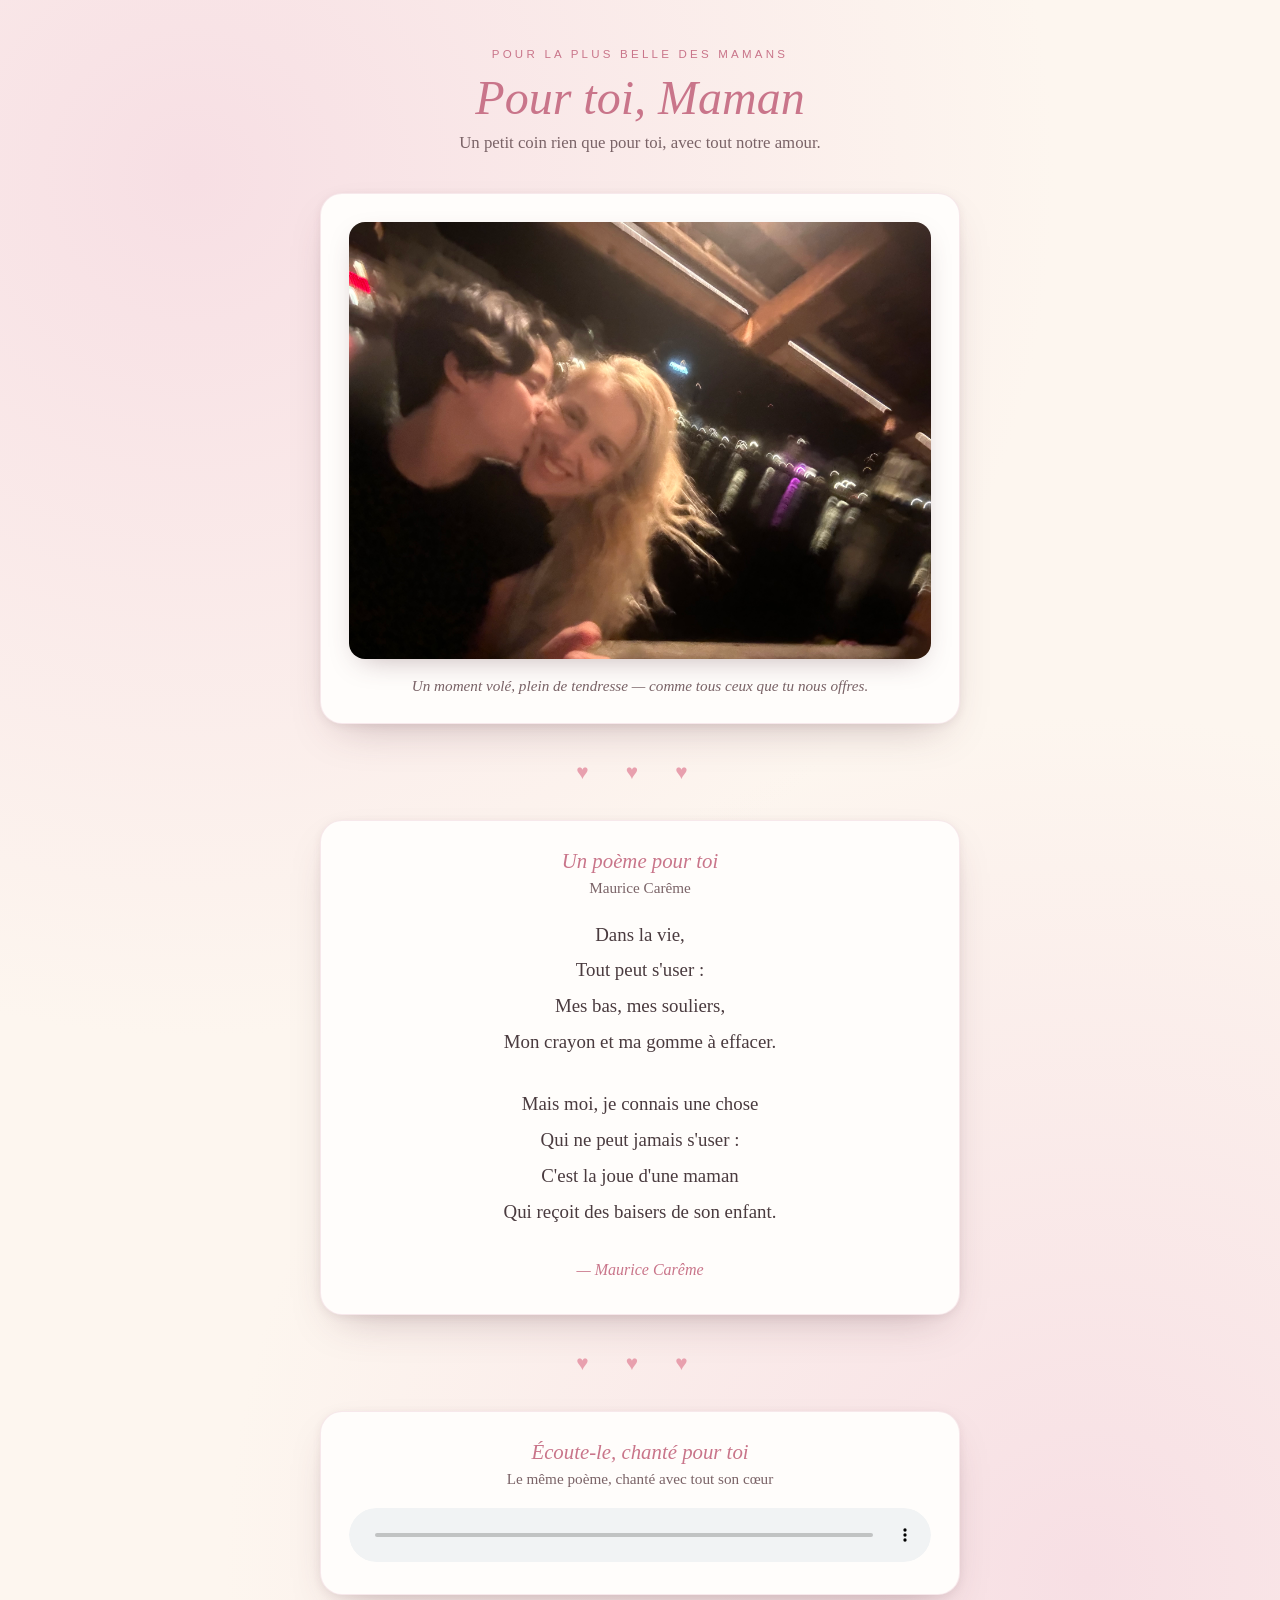
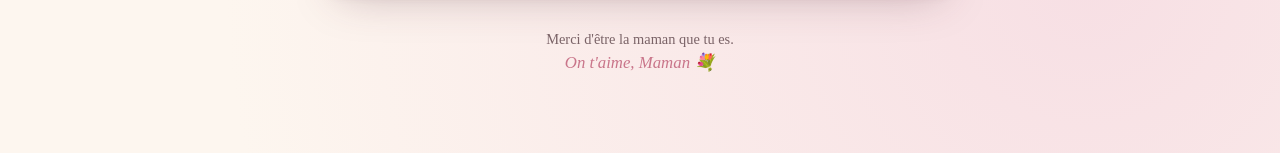
<file: pour-maman/index.html>
<!DOCTYPE html>
<html lang="fr">
<head>
<meta charset="UTF-8">
<meta name="viewport" content="width=device-width, initial-scale=1.0">
<title>Pour toi, Maman ❤️</title>
<meta name="robots" content="noindex, nofollow">
<style>
  :root{
    --cream:#fdf6ef;
    --blush:#f7dfe4;
    --rose:#e8a0ae;
    --rose-deep:#c9758a;
    --gold:#c9a15a;
    --ink:#4a3b3f;
    --ink-soft:#7a6367;
  }

  *{ box-sizing:border-box; }

  body{
    margin:0;
    font-family:'Georgia', 'Iowan Old Style', 'Palatino Linotype', serif;
    background:
      radial-gradient(circle at 15% 10%, var(--blush) 0%, transparent 45%),
      radial-gradient(circle at 85% 90%, var(--blush) 0%, transparent 45%),
      var(--cream);
    color:var(--ink);
    min-height:100vh;
    display:flex;
    justify-content:center;
    padding:48px 20px 80px;
  }

  .petal{
    position:fixed;
    top:-10%;
    font-size:22px;
    opacity:.55;
    animation:fall linear infinite;
    pointer-events:none;
    user-select:none;
    z-index:0;
  }
  @keyframes fall{
    to{ transform: translateY(115vh) rotate(360deg); }
  }

  main{
    position:relative;
    z-index:1;
    max-width:640px;
    width:100%;
  }

  .eyebrow{
    text-align:center;
    letter-spacing:.28em;
    text-transform:uppercase;
    font-size:.72rem;
    color:var(--rose-deep);
    font-family:'Helvetica Neue', Arial, sans-serif;
    margin:0 0 10px;
  }

  h1{
    text-align:center;
    font-size:clamp(2.1rem, 6vw, 3rem);
    font-weight:400;
    font-style:italic;
    color:var(--rose-deep);
    margin:0 0 8px;
  }

  .subtitle{
    text-align:center;
    color:var(--ink-soft);
    font-size:1.05rem;
    margin:0 0 40px;
  }

  .card{
    background:#fffdfb;
    border-radius:22px;
    box-shadow:0 18px 45px -20px rgba(90,50,60,.35), 0 2px 8px rgba(90,50,60,.08);
    padding:28px;
    margin-bottom:36px;
    border:1px solid rgba(201,117,138,.15);
  }

  .photo-frame{
    border-radius:16px;
    overflow:hidden;
    box-shadow:0 10px 30px -12px rgba(90,50,60,.4);
    margin:0 0 18px;
    position:relative;
  }
  .photo-frame img{
    display:block;
    width:100%;
    height:auto;
  }
  .photo-caption{
    text-align:center;
    font-style:italic;
    color:var(--ink-soft);
    font-size:.95rem;
    margin:0;
  }

  .poem{
    text-align:center;
    line-height:1.9;
    font-size:1.18rem;
    color:var(--ink);
  }
  .poem p{ margin:0 0 26px; }
  .poem p:last-of-type{ margin-bottom:0; }
  .poem-signature{
    margin-top:22px;
    font-style:italic;
    color:var(--rose-deep);
    font-size:1rem;
  }

  .section-title{
    text-align:center;
    font-style:italic;
    color:var(--rose-deep);
    font-size:1.3rem;
    margin:0 0 6px;
  }
  .section-sub{
    text-align:center;
    color:var(--ink-soft);
    font-size:.95rem;
    margin:0 0 20px;
  }

  audio{
    width:100%;
    border-radius:999px;
    outline:none;
  }

  .heart-divider{
    text-align:center;
    color:var(--rose);
    font-size:1.3rem;
    letter-spacing:16px;
    margin:0 0 36px;
  }

  footer{
    text-align:center;
    color:var(--ink-soft);
    font-size:.9rem;
    margin-top:10px;
  }
  footer .from{
    display:block;
    margin-top:4px;
    font-style:italic;
    color:var(--rose-deep);
    font-size:1.05rem;
  }

  @media (max-width:480px){
    .card{ padding:20px; }
  }
</style>
</head>
<body>

<main>
  <p class="eyebrow">Pour la plus belle des mamans</p>
  <h1>Pour toi, Maman</h1>
  <p class="subtitle">Un petit coin rien que pour toi, avec tout notre amour.</p>

  <div class="card">
    <div class="photo-frame">
      <img src="assets/photo.jpg" alt="Un moment complice, tout en tendresse">
    </div>
    <p class="photo-caption">Un moment volé, plein de tendresse — comme tous ceux que tu nous offres.</p>
  </div>

  <div class="heart-divider">♥ ♥ ♥</div>

  <div class="card">
    <p class="section-title">Un poème pour toi</p>
    <p class="section-sub">Maurice Carême</p>
    <div class="poem">
      <p>
        Dans la vie,<br>
        Tout peut s'user :<br>
        Mes bas, mes souliers,<br>
        Mon crayon et ma gomme à effacer.
      </p>
      <p>
        Mais moi, je connais une chose<br>
        Qui ne peut jamais s'user :<br>
        C'est la joue d'une maman<br>
        Qui reçoit des baisers de son enfant.
      </p>
      <p class="poem-signature">— Maurice Carême</p>
    </div>
  </div>

  <div class="heart-divider">♥ ♥ ♥</div>

  <div class="card">
    <p class="section-title">Écoute-le, chanté pour toi</p>
    <p class="section-sub">Le même poème, chanté avec tout son cœur</p>
    <audio controls preload="metadata" src="assets/poeme-chante.m4a"></audio>
  </div>

  <footer>
    Merci d'être la maman que tu es.
    <span class="from">On t'aime, Maman 💐</span>
  </footer>
</main>

<script>
  const emojis = ['🌸','💐','🌷','❤️'];
  const count = 14;
  for (let i = 0; i < count; i++){
    const p = document.createElement('div');
    p.className = 'petal';
    p.textContent = emojis[Math.floor(Math.random()*emojis.length)];
    p.style.left = Math.random()*100 + 'vw';
    const duration = 10 + Math.random()*10;
    p.style.animationDuration = duration + 's';
    p.style.animationDelay = (-Math.random()*duration) + 's';
    p.style.fontSize = (16 + Math.random()*14) + 'px';
    document.body.appendChild(p);
  }
</script>

</body>
</html>
</file>
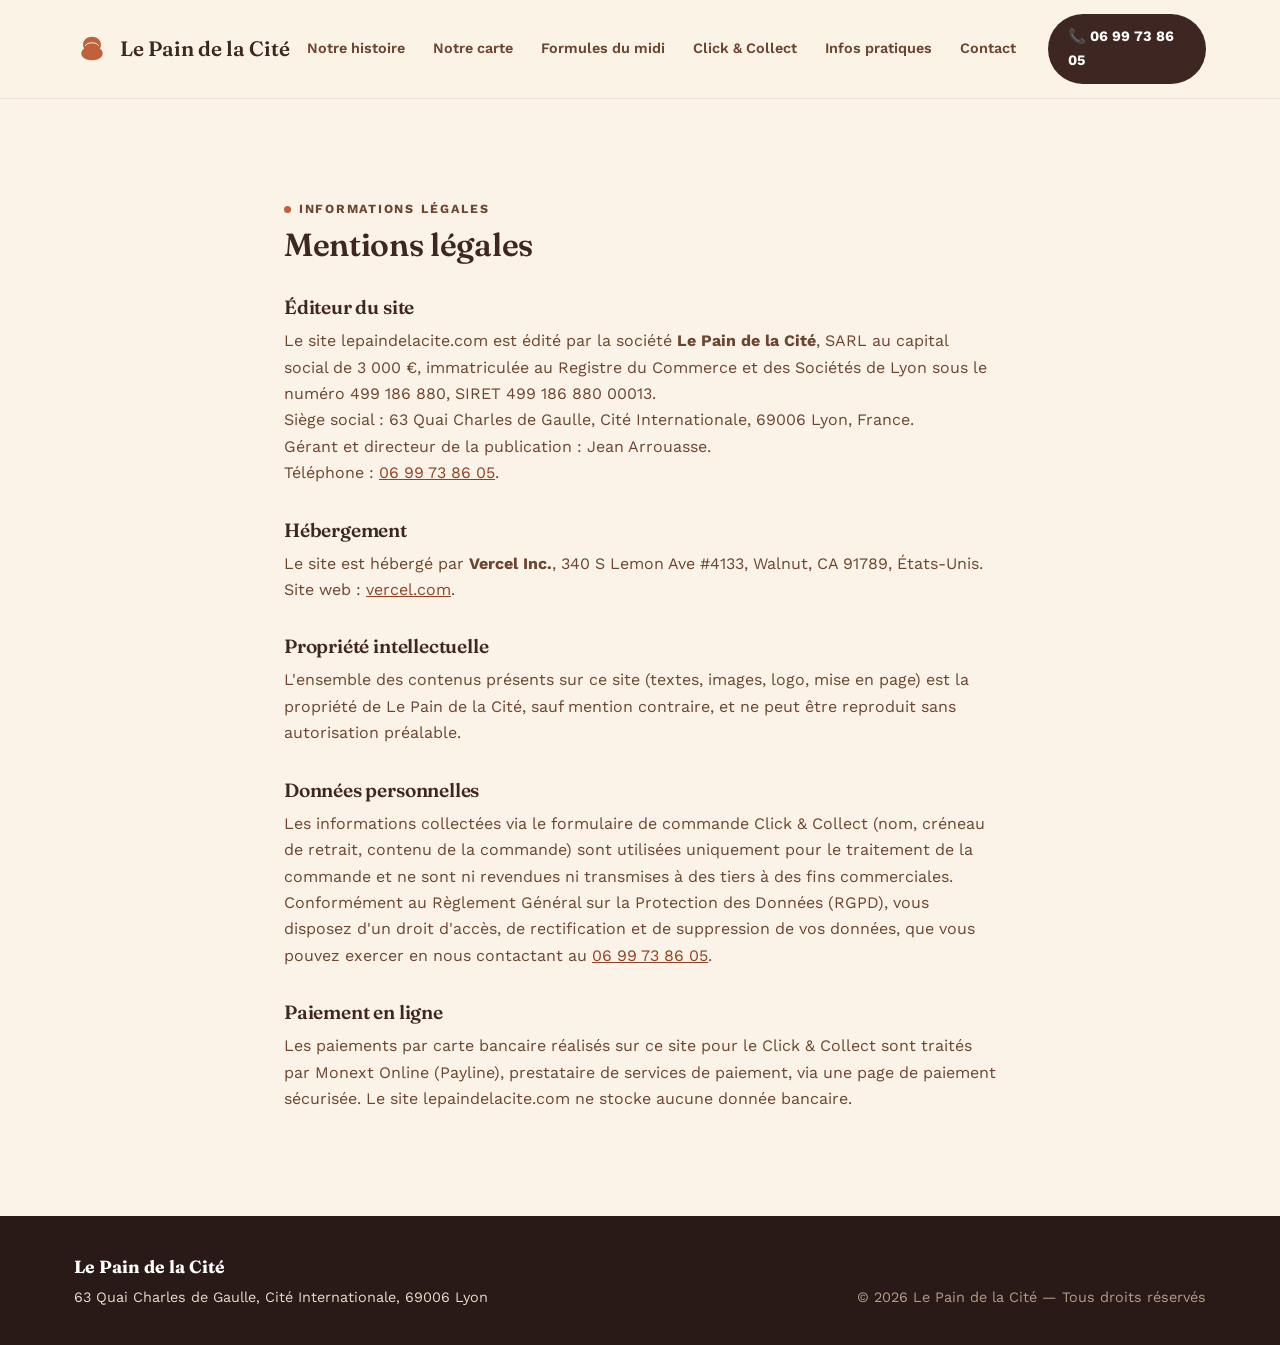
<file: mentions-legales.html>
<!DOCTYPE html>
<html lang="fr">
<head>
<meta charset="UTF-8">
<meta name="viewport" content="width=device-width, initial-scale=1.0">
<title>Mentions légales — Le Pain de la Cité</title>
<meta name="description" content="Mentions légales du site Le Pain de la Cité : éditeur, hébergeur et informations légales.">
<link rel="icon" href="assets/favicon.svg" type="image/svg+xml">
<link rel="preconnect" href="https://fonts.googleapis.com">
<link rel="preconnect" href="https://fonts.gstatic.com" crossorigin>
<link href="https://fonts.googleapis.com/css2?family=Fraunces:ital,opsz,wght@0,9..144,500;0,9..144,600;0,9..144,700;1,9..144,500&family=Work+Sans:wght@400;500;600;700;800&display=swap" rel="stylesheet">
<link rel="stylesheet" href="style.css">
</head>
<body>

<header class="site-header">
  <div class="container header-inner">
    <a href="index.html" class="logo">
      <svg class="logo-icon" viewBox="0 0 64 64" aria-hidden="true">
        <path d="M32 10c-9 0-16 6-16 14 0 3 1 5 2 7-3 2-5 5-5 9 0 7 8 12 19 12s19-5 19-12c0-4-2-7-5-9 1-2 2-4 2-7 0-8-7-14-16-14z" fill="currentColor"/>
        <path d="M20 26c2-3 6-5 12-5s10 2 12 5" stroke="#fff" stroke-width="1.6" fill="none" stroke-linecap="round"/>
      </svg>
      <span>Le Pain de la Cité</span>
    </a>
    <nav class="nav">
      <a href="index.html#histoire">Notre histoire</a>
      <a href="index.html#carte">Notre carte</a>
      <a href="index.html#formules">Formules du midi</a>
      <a href="index.html#click-collect">Click &amp; Collect</a>
      <a href="index.html#infos">Infos pratiques</a>
      <a href="index.html#contact">Contact</a>
    </nav>
    <a href="tel:0699738605" class="btn btn-call header-call">📞 06 99 73 86 05</a>
    <button class="nav-toggle" aria-label="Ouvrir le menu" aria-expanded="false">
      <span></span><span></span><span></span>
    </button>
  </div>
</header>

<main>
  <section class="section legal">
    <div class="container legal-inner">
      <p class="eyebrow">Informations légales</p>
      <h1>Mentions légales</h1>

      <h2>Éditeur du site</h2>
      <p>
        Le site lepaindelacite.com est édité par la société <strong>Le Pain de la Cité</strong>, SARL au capital social de 3 000 €,
        immatriculée au Registre du Commerce et des Sociétés de Lyon sous le numéro 499 186 880, SIRET 499 186 880 00013.<br>
        Siège social : 63 Quai Charles de Gaulle, Cité Internationale, 69006 Lyon, France.<br>
        Gérant et directeur de la publication : Jean Arrouasse.<br>
        Téléphone : <a href="tel:0699738605">06 99 73 86 05</a>.
      </p>

      <h2>Hébergement</h2>
      <p>
        Le site est hébergé par <strong>Vercel Inc.</strong>, 340 S Lemon Ave #4133, Walnut, CA 91789, États-Unis.<br>
        Site web : <a href="https://vercel.com" target="_blank" rel="noopener">vercel.com</a>.
      </p>

      <h2>Propriété intellectuelle</h2>
      <p>
        L'ensemble des contenus présents sur ce site (textes, images, logo, mise en page) est la propriété de Le Pain de la Cité,
        sauf mention contraire, et ne peut être reproduit sans autorisation préalable.
      </p>

      <h2>Données personnelles</h2>
      <p>
        Les informations collectées via le formulaire de commande Click &amp; Collect (nom, créneau de retrait, contenu de la commande)
        sont utilisées uniquement pour le traitement de la commande et ne sont ni revendues ni transmises à des tiers à des fins commerciales.
        Conformément au Règlement Général sur la Protection des Données (RGPD), vous disposez d'un droit d'accès, de rectification et de
        suppression de vos données, que vous pouvez exercer en nous contactant au <a href="tel:0699738605">06 99 73 86 05</a>.
      </p>

      <h2>Paiement en ligne</h2>
      <p>
        Les paiements par carte bancaire réalisés sur ce site pour le Click &amp; Collect sont traités par Monext Online (Payline),
        prestataire de services de paiement, via une page de paiement sécurisée. Le site lepaindelacite.com ne stocke aucune donnée
        bancaire.
      </p>
    </div>
  </section>
</main>

<footer class="site-footer">
  <div class="container footer-inner">
    <div>
      <strong>Le Pain de la Cité</strong>
      <p>63 Quai Charles de Gaulle, Cité Internationale, 69006 Lyon</p>
    </div>
    <p class="footer-copy">&copy; <span id="year"></span> Le Pain de la Cité — Tous droits réservés</p>
  </div>
</footer>

<script>document.getElementById("year").textContent = new Date().getFullYear();</script>
</body>
</html>
</file>
<file: style.css>
:root {
  --cream: #FBF3E7;
  --cream-soft: #FBEBD3;
  --brown-darker: #2A1A17;
  --brown-dark: #3E2723;
  --brown: #6B4530;
  --terracotta: #C1613C;
  --terracotta-dark: #8C4426;
  --terracotta-light: #E8A582;
  --mustard: #D9A441;
  --sage: #7FA65C;
  --text: #3E2723;
  --radius-sm: 10px;
  --radius: 18px;
  --radius-lg: 26px;
  --shadow-sm: 0 4px 14px rgba(62, 39, 35, 0.08);
  --shadow: 0 12px 32px rgba(62, 39, 35, 0.13);
  --shadow-lg: 0 24px 60px rgba(62, 39, 35, 0.2);
  --font-display: "Fraunces", Georgia, "Times New Roman", serif;
  --font-body: "Work Sans", "Segoe UI", -apple-system, BlinkMacSystemFont, "Helvetica Neue", Arial, sans-serif;
}

* { box-sizing: border-box; margin: 0; padding: 0; }

html { scroll-behavior: smooth; }

body {
  font-family: var(--font-body);
  color: var(--text);
  background: var(--cream);
  line-height: 1.65;
  -webkit-font-smoothing: antialiased;
}

::selection { background: var(--terracotta); color: #fff; }

h1, h2, h3 {
  font-family: var(--font-display);
  font-weight: 600;
  color: var(--brown-dark);
  line-height: 1.15;
  letter-spacing: -0.01em;
}

em { font-style: italic; color: var(--terracotta); font-family: var(--font-display); }

img, svg { display: block; max-width: 100%; }

.container {
  width: 100%;
  max-width: 1180px;
  margin: 0 auto;
  padding: 0 24px;
}

a { color: inherit; text-decoration: none; }

a:focus-visible, button:focus-visible, input:focus-visible, select:focus-visible {
  outline: 2px solid var(--terracotta);
  outline-offset: 2px;
}

.eyebrow {
  display: inline-flex;
  align-items: center;
  gap: 8px;
  text-transform: uppercase;
  letter-spacing: 0.14em;
  font-size: 0.78rem;
  font-weight: 700;
  color: var(--terracotta-dark);
  margin-bottom: 12px;
}
.eyebrow::before {
  content: "";
  width: 7px;
  height: 7px;
  border-radius: 50%;
  background: var(--terracotta);
  flex-shrink: 0;
}
.eyebrow.center { justify-content: center; margin-left: auto; margin-right: auto; }
.center { text-align: center; margin-left: auto; margin-right: auto; }

.section { padding: 96px 0; }
.section-sub { max-width: 560px; color: var(--brown); margin: 14px auto 44px; font-size: 1.02rem; }

/* Reveal-on-scroll (progressive enhancement, no JS = fully visible) */
.reveal { opacity: 0; transform: translateY(22px); transition: opacity 0.7s ease, transform 0.7s ease; }
.reveal.is-visible { opacity: 1; transform: translateY(0); }
@media (prefers-reduced-motion: reduce) {
  .reveal { opacity: 1; transform: none; transition: none; }
}

/* Buttons */
.btn {
  display: inline-block;
  padding: 15px 30px;
  border-radius: 999px;
  font-weight: 700;
  font-size: 0.98rem;
  cursor: pointer;
  transition: transform 0.18s ease, box-shadow 0.18s ease, background 0.18s ease, color 0.18s ease, border-color 0.18s ease;
}
.btn-primary {
  background: linear-gradient(135deg, var(--terracotta), var(--terracotta-dark));
  color: #fff;
  box-shadow: var(--shadow);
  border: none;
}
.btn-primary:hover { transform: translateY(-3px); box-shadow: 0 16px 38px rgba(193, 97, 60, 0.4); }
.btn-primary:active { transform: translateY(-1px); box-shadow: 0 8px 20px rgba(193, 97, 60, 0.35); }
.btn-secondary {
  background: transparent;
  border: 2px solid var(--terracotta);
  color: var(--terracotta-dark);
}
.btn-secondary:hover { background: var(--terracotta); color: #fff; transform: translateY(-2px); }
.btn-secondary:active { transform: translateY(0); }
.btn-call { background: var(--brown-dark); color: #fff; padding: 11px 20px; font-size: 0.9rem; box-shadow: none; }
.btn-call:hover { background: var(--brown-darker); transform: translateY(-2px); }
.btn-large { font-size: 1.08rem; padding: 17px 38px; }

/* Header */
.site-header {
  position: sticky;
  top: 0;
  z-index: 50;
  background: rgba(251, 243, 231, 0.85);
  backdrop-filter: blur(10px) saturate(1.4);
  border-bottom: 1px solid rgba(62, 39, 35, 0.08);
}
.header-inner {
  display: flex;
  align-items: center;
  gap: 20px;
  padding: 14px 24px;
}
.logo {
  display: flex;
  align-items: center;
  gap: 10px;
  font-family: var(--font-display);
  font-weight: 600;
  font-size: 1.3rem;
  color: var(--brown-dark);
  margin-right: auto;
  white-space: nowrap;
  transition: color 0.15s ease;
}
.logo:hover { color: var(--terracotta-dark); }
.logo-icon { width: 36px; height: 36px; color: var(--terracotta); flex-shrink: 0; }
.nav {
  display: flex;
  gap: 4px;
  font-weight: 600;
  font-size: 0.9rem;
}
.nav a {
  color: var(--brown);
  white-space: nowrap;
  padding: 8px 12px;
  border-radius: 999px;
  transition: color 0.15s ease, background 0.15s ease;
}
.nav a:hover { color: var(--terracotta-dark); background: rgba(193, 97, 60, 0.08); }
.nav-toggle {
  display: none;
  flex-direction: column;
  gap: 5px;
  background: none;
  border: none;
  cursor: pointer;
  padding: 6px;
}
.nav-toggle span {
  width: 24px;
  height: 2px;
  background: var(--brown-dark);
  display: block;
  border-radius: 2px;
  transition: transform 0.2s ease, opacity 0.2s ease;
}

/* Hero */
.hero { padding: 64px 0 40px; overflow: hidden; }
.hero-inner {
  display: grid;
  grid-template-columns: 1.1fr 0.9fr;
  gap: 48px;
  align-items: center;
}
.hero h1 {
  font-size: clamp(2.2rem, 4vw, 3.1rem);
  margin-bottom: 22px;
}
.hero-sub { color: var(--brown); font-size: 1.08rem; margin-bottom: 30px; max-width: 540px; }
.hero-actions { display: flex; gap: 16px; flex-wrap: wrap; margin-bottom: 30px; }
.hero-facts { display: flex; gap: 24px; flex-wrap: wrap; }
.hero-fact { display: flex; align-items: baseline; gap: 8px; }
.hero-fact strong { font-family: var(--font-display); font-size: 1.3rem; color: var(--terracotta-dark); }
.hero-fact span { font-size: 0.85rem; color: var(--brown); }
.hero-art { display: flex; justify-content: center; position: relative; }
.hero-art::before {
  content: "";
  position: absolute;
  width: 90%;
  height: 90%;
  background: radial-gradient(circle, var(--mustard) 0%, transparent 70%);
  opacity: 0.35;
  filter: blur(40px);
  z-index: 0;
}
.hero-photo {
  width: 100%;
  max-width: 460px;
  aspect-ratio: 4 / 3;
  object-fit: cover;
  border-radius: var(--radius-lg);
  box-shadow: var(--shadow-lg);
  position: relative;
  z-index: 1;
}

/* Histoire */
.histoire { background: var(--cream-soft); position: relative; overflow: hidden; }
.histoire-inner {
  display: grid;
  grid-template-columns: 0.7fr 1.3fr;
  gap: 52px;
  align-items: center;
}
.histoire-photo {
  width: 100%;
  max-width: 300px;
  aspect-ratio: 3 / 4;
  object-fit: cover;
  border-radius: var(--radius-lg);
  box-shadow: var(--shadow);
  margin: 0 auto;
}
.histoire-text h2 { font-size: clamp(1.7rem, 3vw, 2.2rem); margin-bottom: 20px; }
.histoire-text p { color: var(--brown); margin-bottom: 15px; max-width: 620px; font-size: 1.02rem; }

/* Menu grid */
.carte h2 { font-size: clamp(1.7rem, 3vw, 2.2rem); margin-top: 6px; }

.carte-photo {
  margin: 40px 0;
  border-radius: var(--radius-lg);
  overflow: hidden;
  box-shadow: var(--shadow);
  position: relative;
}
.carte-photo img {
  width: 100%;
  max-height: 380px;
  object-fit: cover;
  transition: transform 0.4s ease;
}
.carte-photo:hover img { transform: scale(1.03); }
.carte-photo figcaption {
  position: absolute;
  bottom: 0;
  left: 0;
  right: 0;
  padding: 20px 26px;
  background: linear-gradient(0deg, rgba(0,0,0,0.6), transparent);
  color: #fff;
  font-weight: 600;
}

.menu-grid {
  display: grid;
  grid-template-columns: repeat(4, 1fr);
  gap: 24px;
  margin-top: 24px;
}

.prices-card {
  max-width: 640px;
  margin: 60px auto 0;
  background: #fff;
  border-radius: var(--radius-lg);
  box-shadow: var(--shadow);
  padding: 40px 44px;
  border: 1px solid rgba(62, 39, 35, 0.05);
}
.prices-card h3 { font-size: 1.35rem; }
.price-list {
  list-style: none;
  margin-top: 22px;
  display: flex;
  flex-direction: column;
  gap: 13px;
}
.price-list li {
  display: flex;
  align-items: baseline;
  gap: 8px;
  font-size: 1rem;
}
.price-list li span:first-child { color: var(--brown-dark); font-weight: 600; white-space: nowrap; }
.price-list li span:last-child { color: var(--terracotta-dark); font-weight: 700; white-space: nowrap; }
.price-dots {
  flex: 1;
  border-bottom: 2px dotted rgba(62, 39, 35, 0.22);
  height: 0.6em;
}
.menu-card {
  background: #fff;
  border-radius: var(--radius);
  padding: 34px 24px;
  box-shadow: var(--shadow-sm);
  text-align: center;
  transition: transform 0.2s ease, box-shadow 0.2s ease;
  border: 1px solid rgba(62, 39, 35, 0.05);
}
.menu-card:hover { transform: translateY(-6px); box-shadow: var(--shadow-lg); }
.menu-icon-wrap {
  width: 68px;
  height: 68px;
  margin: 0 auto 18px;
  border-radius: 50%;
  display: flex;
  align-items: center;
  justify-content: center;
  background: var(--cream-soft);
}
.menu-icon { width: 38px; height: 38px; }
.menu-card h3 { font-size: 1.2rem; margin-bottom: 8px; }
.menu-card p { color: var(--brown); font-size: 0.95rem; }

/* Formules */
.formules {
  background: linear-gradient(160deg, var(--brown-dark) 0%, var(--brown-darker) 100%);
  color: var(--cream);
  position: relative;
}
.formules h2 { color: #fff; font-size: clamp(1.7rem, 3vw, 2.2rem); margin-top: 6px; }
.formules-sub { color: #E8D9C8; }

.formules-grid {
  display: grid;
  grid-template-columns: repeat(4, 1fr);
  gap: 24px;
  margin-top: 24px;
}
.formule-card {
  background: rgba(255,255,255,0.05);
  border: 1px solid rgba(255,255,255,0.12);
  border-radius: var(--radius);
  padding: 28px 26px;
  position: relative;
  overflow: hidden;
  transition: transform 0.2s ease, background 0.2s ease, border-color 0.2s ease;
}
.formule-card::before {
  content: "";
  position: absolute;
  top: 0; left: 0; right: 0;
  height: 3px;
  background: linear-gradient(90deg, var(--mustard), var(--terracotta));
  transform: scaleX(0);
  transform-origin: left;
  transition: transform 0.25s ease;
}
.formule-card:hover::before { transform: scaleX(1); }
.formule-card:hover {
  transform: translateY(-6px);
  background: rgba(255,255,255,0.09);
  border-color: rgba(217, 164, 65, 0.4);
}
.formule-head {
  display: flex;
  justify-content: space-between;
  align-items: baseline;
  gap: 10px;
  margin-bottom: 12px;
}
.formule-head h3 { color: #fff; font-size: 1.12rem; }
.formule-price {
  color: var(--mustard);
  font-weight: 700;
  font-size: 1.25rem;
  white-space: nowrap;
  font-family: var(--font-display);
}
.formule-card p { color: #E8D9C8; font-size: 0.92rem; }
.formule-note { margin-top: 10px; font-size: 0.82rem; color: #B49B87; }

.formules-cta { text-align: center; margin-top: 48px; }
.formules-tarifs-note { margin-top: 14px; font-size: 0.82rem; color: #B49B87; }

.formules-board {
  max-width: 340px;
  margin: 44px auto 0;
  text-align: center;
}
.formules-board img {
  width: 100%;
  border-radius: var(--radius);
  box-shadow: 0 14px 36px rgba(0,0,0,0.45);
}
.formules-board figcaption {
  margin-top: 12px;
  font-size: 0.82rem;
  color: #B49B87;
}

/* Click & Collect */
.click-collect h2 { font-size: clamp(1.7rem, 3vw, 2.2rem); margin-top: 6px; }

.cc-cutoff {
  max-width: 520px;
  margin: 20px auto 0;
  background: var(--cream-soft);
  border: 1px solid rgba(193, 97, 60, 0.25);
  border-radius: 999px;
  padding: 11px 22px;
  font-size: 0.9rem;
  font-weight: 600;
  color: var(--terracotta-dark);
}

.cc-closed {
  max-width: 560px;
  margin: 40px auto 0;
  background: #fff;
  border-radius: var(--radius-lg);
  box-shadow: var(--shadow);
  padding: 44px 34px;
  text-align: center;
}
.cc-closed-title {
  font-family: var(--font-display);
  font-size: 1.4rem;
  color: var(--brown-dark);
  margin-bottom: 10px;
}
.cc-closed-text { color: var(--brown); line-height: 1.6; }
.cc-closed-text a { color: var(--terracotta-dark); font-weight: 700; text-decoration: underline; }

.cc-layout[hidden] { display: none; }
.cc-layout {
  display: grid;
  grid-template-columns: 1.3fr 1fr;
  gap: 32px;
  align-items: start;
  margin-top: 40px;
}

.cc-picker {
  background: #fff;
  border-radius: var(--radius-lg);
  box-shadow: var(--shadow);
  padding: 30px 32px;
  border: 1px solid rgba(62, 39, 35, 0.05);
}
.cc-step {
  display: inline-block;
  font-size: 0.72rem;
  font-weight: 700;
  text-transform: uppercase;
  letter-spacing: 0.07em;
  color: var(--terracotta-dark);
  background: rgba(193, 97, 60, 0.1);
  padding: 5px 12px;
  border-radius: 999px;
  margin-bottom: 16px;
}
.cc-step-light { color: var(--mustard); background: rgba(217, 164, 65, 0.16); }
.cc-group-title {
  font-family: var(--font-display);
  font-size: 1.05rem;
  font-weight: 600;
  letter-spacing: 0;
  text-transform: none;
  color: var(--brown-dark);
  margin: 26px 0 10px;
  padding-bottom: 8px;
  border-bottom: 2px solid var(--cream-soft);
}
.cc-group-title:first-child { margin-top: 0; }
.cc-group-sub {
  font-size: 0.76rem;
  text-transform: uppercase;
  letter-spacing: 0.05em;
  font-weight: 700;
  color: var(--terracotta-dark);
  opacity: 0.85;
  margin: 18px 0 4px;
}

.cc-item {
  display: flex;
  align-items: flex-start;
  justify-content: space-between;
  gap: 16px;
  padding: 13px 10px;
  margin: 0 -10px;
  border-radius: var(--radius-sm);
  border-bottom: 1px solid rgba(62, 39, 35, 0.07);
  transition: background 0.15s ease;
}
.cc-item:hover { background: var(--cream); }
.cc-item .cc-qty { margin-top: 2px; }
.cc-item:last-child { border-bottom: none; }
.cc-item[hidden] { display: none; }
.cc-item-info { display: flex; flex-direction: column; gap: 4px; flex: 1; min-width: 0; }
.cc-item-name { font-weight: 600; color: var(--brown-dark); }
.cc-item-name small { font-weight: 400; color: var(--brown); font-size: 0.78rem; }
.cc-item-price { font-size: 0.85rem; color: var(--terracotta-dark); font-weight: 600; }
.cc-flavor {
  margin-top: 2px;
  padding: 7px 10px;
  border-radius: 8px;
  border: 1px solid rgba(62, 39, 35, 0.16);
  background: var(--cream);
  color: var(--brown-dark);
  font-size: 0.85rem;
  max-width: 220px;
  cursor: pointer;
}
.cc-flavor:hover { border-color: var(--terracotta); }
.cc-item-note { color: var(--brown); font-style: italic; margin-top: 2px; }

.cc-qty {
  display: flex;
  align-items: center;
  gap: 12px;
  flex-shrink: 0;
}
.cc-qty-btn {
  width: 32px;
  height: 32px;
  border-radius: 50%;
  border: 2px solid var(--terracotta);
  background: #fff;
  color: var(--terracotta-dark);
  font-size: 1.1rem;
  font-weight: 700;
  cursor: pointer;
  line-height: 1;
  transition: background 0.15s ease, color 0.15s ease, transform 0.15s ease;
}
.cc-qty-btn:hover { background: var(--terracotta); color: #fff; transform: scale(1.08); }
.cc-qty-value { min-width: 20px; text-align: center; font-weight: 700; }

.cc-summary {
  background: linear-gradient(160deg, var(--brown-dark), var(--brown-darker));
  color: var(--cream);
  border-radius: var(--radius-lg);
  padding: 30px 32px;
  position: sticky;
  top: 90px;
  box-shadow: var(--shadow-lg);
}
.cc-summary h3 { color: #fff; font-size: 1.18rem; margin-bottom: 16px; font-family: var(--font-display); }
.cc-cart-list { list-style: none; display: flex; flex-direction: column; gap: 8px; min-height: 24px; }
.cc-cart-list li { display: flex; justify-content: space-between; font-size: 0.92rem; color: #E8D9C8; }
.cc-cart-list .cc-empty { color: #B49B87; font-style: italic; }
.cc-subtotal, .cc-discount {
  display: flex;
  justify-content: space-between;
  font-size: 0.88rem;
  color: #E8D9C8;
  border-top: 1px solid rgba(255,255,255,0.14);
  margin-top: 14px;
  padding-top: 14px;
}
.cc-discount { border-top: none; margin-top: 6px; padding-top: 0; color: var(--mustard); font-weight: 600; }
.cc-total {
  display: flex;
  justify-content: space-between;
  font-weight: 700;
  font-size: 1.2rem;
  font-family: var(--font-display);
  color: #fff;
  border-top: 1px solid rgba(255,255,255,0.14);
  margin-top: 10px;
  padding-top: 14px;
}

.cc-fields { display: flex; flex-direction: column; gap: 6px; margin-top: 24px; }
.cc-fields label { font-size: 0.82rem; color: #E8D9C8; margin-top: 8px; }
.cc-fields label:first-child { margin-top: 0; }
.cc-fields input {
  padding: 11px 13px;
  border-radius: 9px;
  border: 1px solid rgba(255,255,255,0.2);
  background: rgba(255,255,255,0.08);
  color: #fff;
  font-size: 0.95rem;
  font-family: var(--font-body);
  transition: border-color 0.15s ease, background 0.15s ease;
}
.cc-fields input:focus { border-color: var(--mustard); background: rgba(255,255,255,0.12); }
.cc-fields input::placeholder { color: #B49B87; }
.cc-fields input:invalid:not(:placeholder-shown) { border-color: #E23B3B; }

.cc-modal {
  position: fixed;
  inset: 0;
  background: rgba(42, 26, 23, 0.65);
  backdrop-filter: blur(3px);
  display: flex;
  align-items: center;
  justify-content: center;
  z-index: 100;
  padding: 20px;
}
.cc-modal[hidden] { display: none; }
.cc-modal-box {
  background: var(--cream);
  border-radius: var(--radius-lg);
  padding: 44px 34px;
  max-width: 380px;
  width: 100%;
  text-align: center;
  box-shadow: 0 24px 60px rgba(0,0,0,0.4);
}
.cc-modal-icon { font-size: 2.6rem; margin-bottom: 8px; }
.cc-modal-box h3 { font-family: var(--font-display); font-size: 1.45rem; color: var(--brown-dark); margin-bottom: 12px; }
.cc-modal-box p { color: var(--brown); margin-bottom: 6px; }
.cc-modal-number {
  font-family: var(--font-display);
  font-size: 1.9rem;
  font-weight: 700;
  color: var(--terracotta-dark);
  letter-spacing: 0.04em;
  margin: 4px 0 16px !important;
}
.cc-modal-text { font-size: 0.88rem; margin-bottom: 20px !important; }

.cc-feedback {
  border-top: 1px solid rgba(107, 69, 48, 0.15);
  margin-bottom: 20px;
  padding-top: 18px;
  text-align: left;
}
.cc-feedback-title { font-weight: 700; color: var(--brown-dark); font-size: 0.92rem; margin-bottom: 12px !important; text-align: center; }
.cc-feedback-label { font-size: 0.82rem; color: var(--brown); margin: 14px 0 8px !important; }
.cc-feedback-label:first-of-type { margin-top: 0 !important; }
.cc-feedback-options { display: flex; flex-direction: column; gap: 6px; }
.cc-feedback-options label {
  display: flex;
  align-items: center;
  gap: 8px;
  font-size: 0.86rem;
  color: var(--brown-dark);
  cursor: pointer;
}
.cc-feedback-options input { accent-color: var(--terracotta); width: 15px; height: 15px; flex-shrink: 0; }

.cc-rating { display: flex; flex-direction: row-reverse; justify-content: center; gap: 2px; }
.cc-rating input { position: absolute; opacity: 0; width: 0; height: 0; }
.cc-rating label { font-size: 1.8rem; line-height: 1; color: rgba(107, 69, 48, 0.25); cursor: pointer; transition: color 0.1s ease; }
.cc-rating input:checked ~ label,
.cc-rating label:hover,
.cc-rating label:hover ~ label { color: var(--mustard); }

#ccFeedbackSend { width: 100%; margin-top: 18px; text-align: center; }
#ccFeedbackNotice { text-align: center; }

#ccMonextPayBtn {
  width: 100%;
  margin-top: 18px;
  text-align: center;
}

.cc-monext-btn {
  width: 100%;
  margin-top: 16px;
  text-align: center;
  background: var(--mustard);
  border-color: var(--mustard);
  color: var(--brown-dark);
  box-shadow: 0 10px 26px rgba(217, 164, 65, 0.3);
}
.cc-monext-btn:hover { background: #c7902f; border-color: #c7902f; color: var(--brown-dark); transform: translateY(-2px); }
.cc-monext-btn span { display: block; font-size: 0.72rem; font-weight: 400; margin-top: 2px; }

.cc-monext-btn-apple {
  background: #000;
  border-color: #000;
  color: #fff;
}
.cc-monext-btn-apple:hover { background: #222; border-color: #222; color: #fff; }

.cc-note { font-size: 0.78rem; color: #B49B87; margin-top: 16px; }
.cc-payment-methods { text-align: center; }

/* Infos */
.infos-inner {
  display: grid;
  grid-template-columns: 1fr 1fr;
  gap: 44px;
  align-items: start;
}
.infos h2 { font-size: clamp(1.7rem, 3vw, 2.2rem); margin-bottom: 22px; }
.infos-list { list-style: none; display: flex; flex-direction: column; gap: 22px; margin-bottom: 18px; }
.infos-list li { display: flex; flex-direction: column; gap: 4px; }
.infos-label { font-weight: 700; color: var(--terracotta-dark); }
.infos-list a { text-decoration: underline; }
.infos-note { font-size: 0.85rem; color: var(--brown); margin-bottom: 22px; }
.infos-photo {
  width: 100%;
  max-width: 420px;
  aspect-ratio: 16 / 10;
  object-fit: cover;
  border-radius: var(--radius-lg);
  box-shadow: var(--shadow);
}
.infos-map iframe {
  width: 100%;
  height: 320px;
  border: 0;
  border-radius: var(--radius-lg);
  box-shadow: var(--shadow);
}

/* Contact */
.contact { background: var(--cream-soft); text-align: center; }
.contact h2 { font-size: clamp(1.7rem, 3vw, 2.2rem); margin-bottom: 14px; }
.contact p { color: var(--brown); margin-bottom: 30px; font-size: 1.05rem; }

/* Footer */
.site-footer { background: var(--brown-darker); color: #E8D9C8; padding: 36px 0; }
.footer-inner {
  display: flex;
  justify-content: space-between;
  align-items: flex-end;
  flex-wrap: wrap;
  gap: 16px;
}
.footer-inner strong { color: #fff; font-family: var(--font-display); font-size: 1.1rem; }
.footer-inner p { font-size: 0.9rem; margin-top: 4px; }
.footer-copy { font-size: 0.8rem; color: #B49B87; }
.footer-copy a { text-decoration: underline; }
.footer-copy a:hover { color: #fff; }

/* Responsive */
@media (max-width: 980px) {
  .menu-grid, .formules-grid { grid-template-columns: repeat(2, 1fr); }
}

@media (max-width: 1180px) {
  .nav {
    display: none;
    position: absolute;
    top: 100%;
    left: 0;
    right: 0;
    background: var(--cream);
    flex-direction: column;
    gap: 0;
    padding: 8px 0;
    border-bottom: 1px solid rgba(62, 39, 35, 0.08);
    box-shadow: var(--shadow);
  }
  .nav.nav-open { display: flex; }
  .nav a { padding: 14px 24px; border-radius: 0; }
  .nav-toggle { display: flex; }
  .header-call { display: none; }
  .hero-inner, .histoire-inner, .infos-inner, .cc-layout {
    grid-template-columns: 1fr;
  }
  .histoire-art { order: -1; }
  .hero h1 { font-size: 2.1rem; }
  .cc-summary { position: static; }
}

@media (max-width: 520px) {
  .menu-grid, .formules-grid { grid-template-columns: 1fr; }
  .section { padding: 60px 0; }
  .prices-card { padding: 30px 24px; }
  .hero-facts { gap: 18px; }
}

/* Mentions légales */
.legal-inner { max-width: 760px; }
.legal-inner h1 { font-size: 2rem; margin-bottom: 24px; }
.legal-inner h2 { font-size: 1.2rem; margin: 32px 0 10px; }
.legal-inner p { color: var(--brown); margin-bottom: 8px; }
.legal-inner a { color: var(--terracotta-dark); text-decoration: underline; }
</file>
